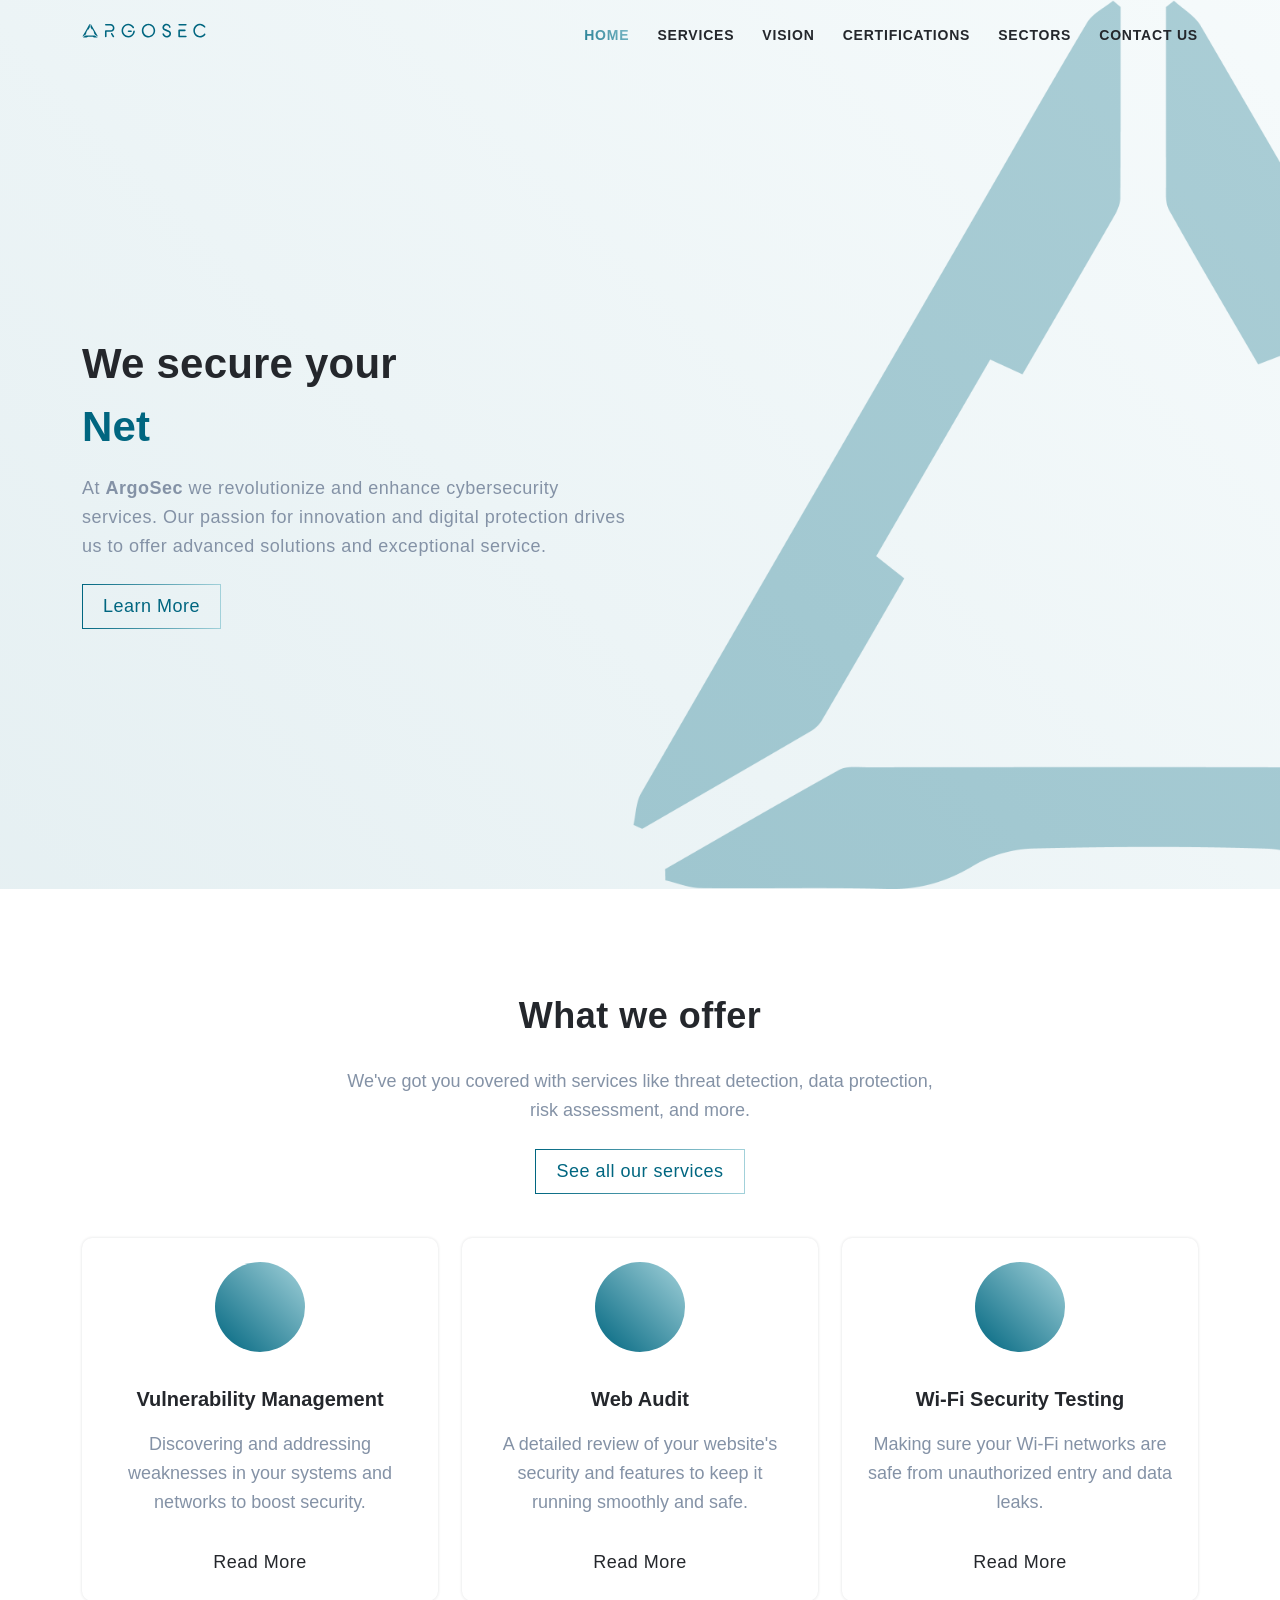
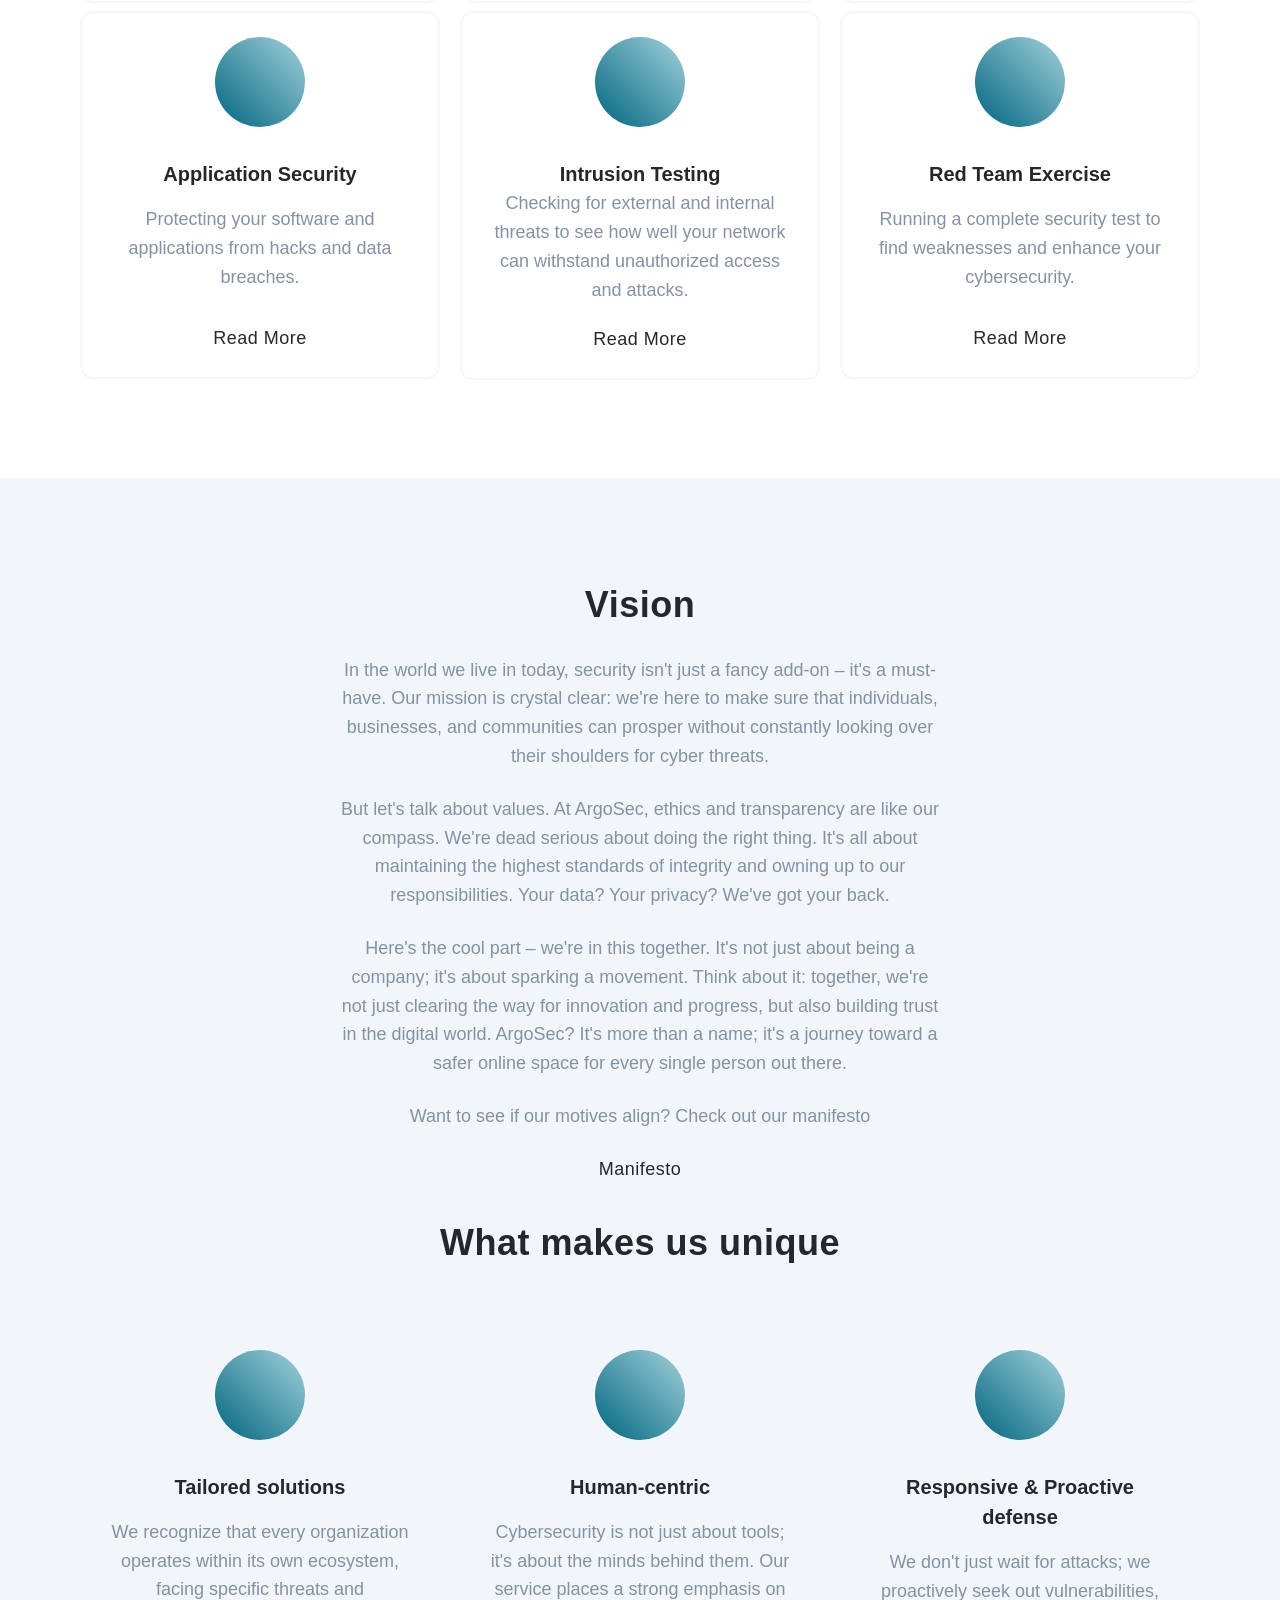
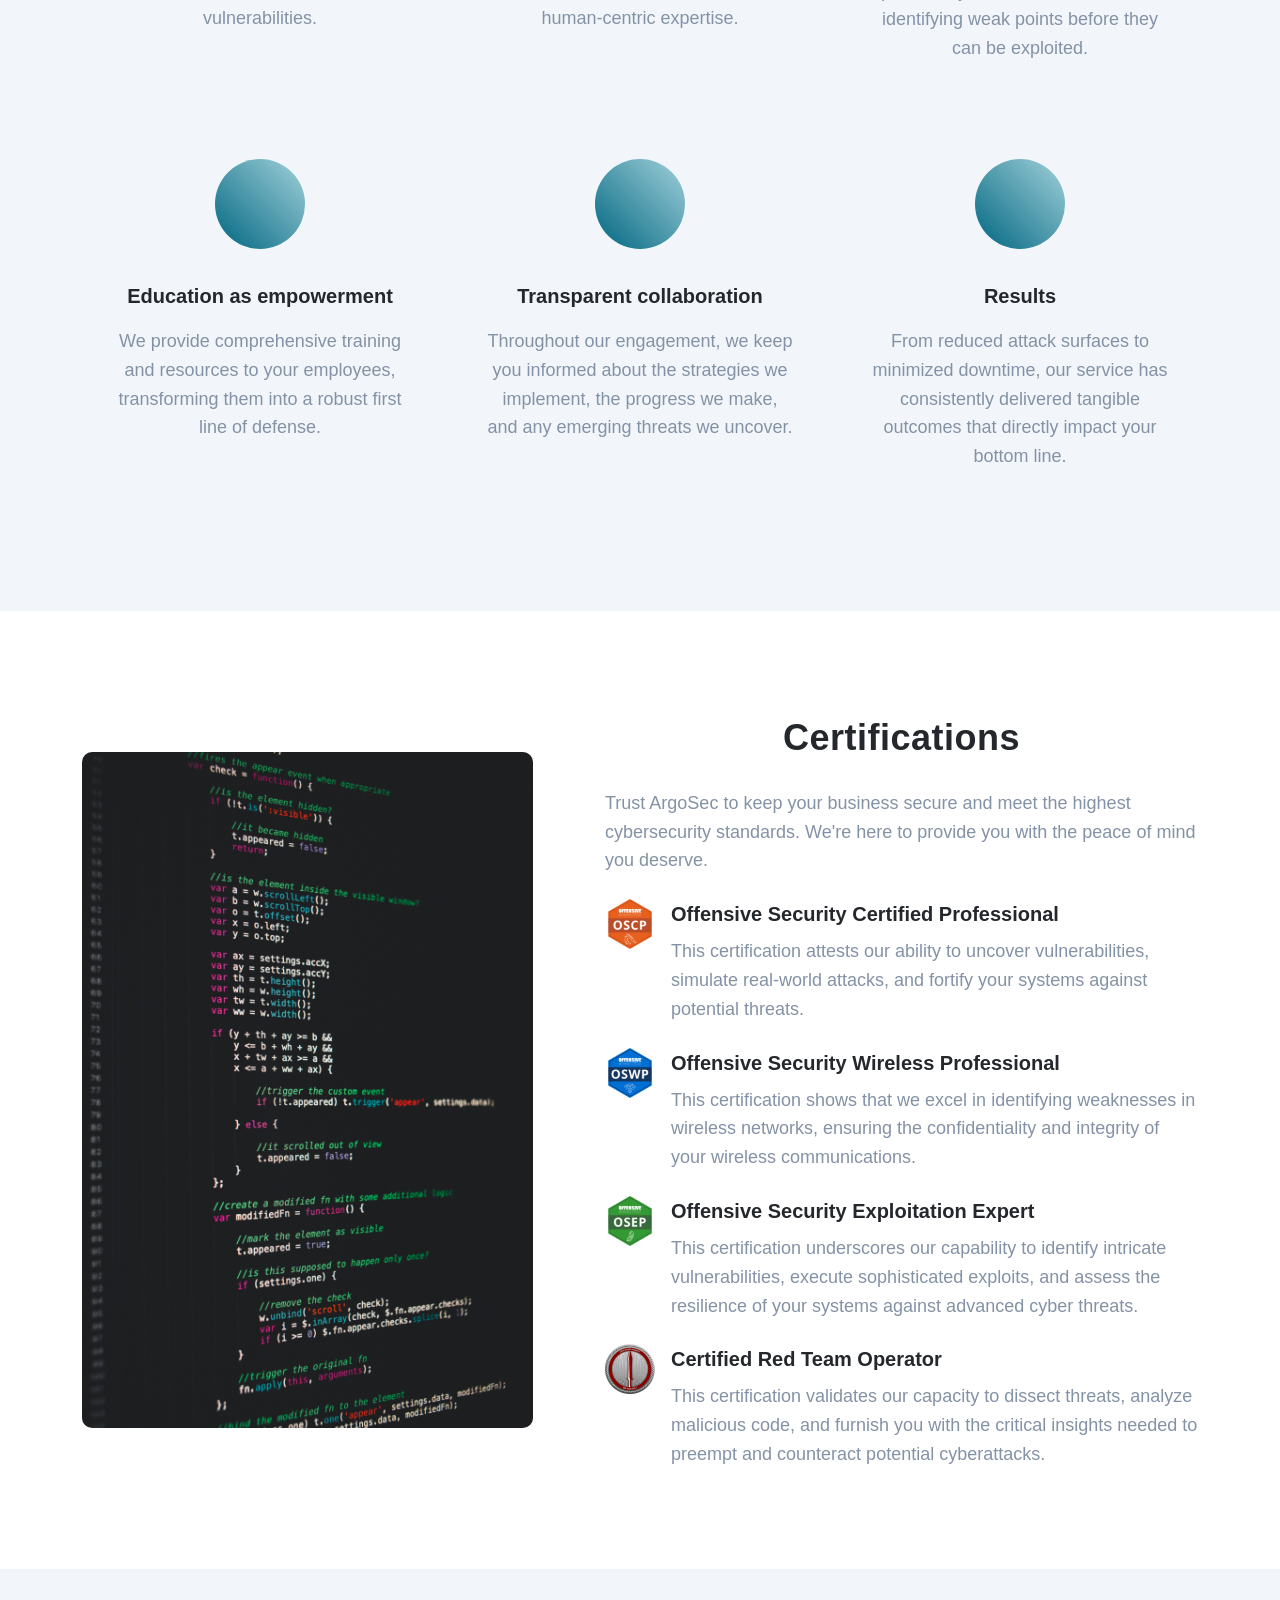
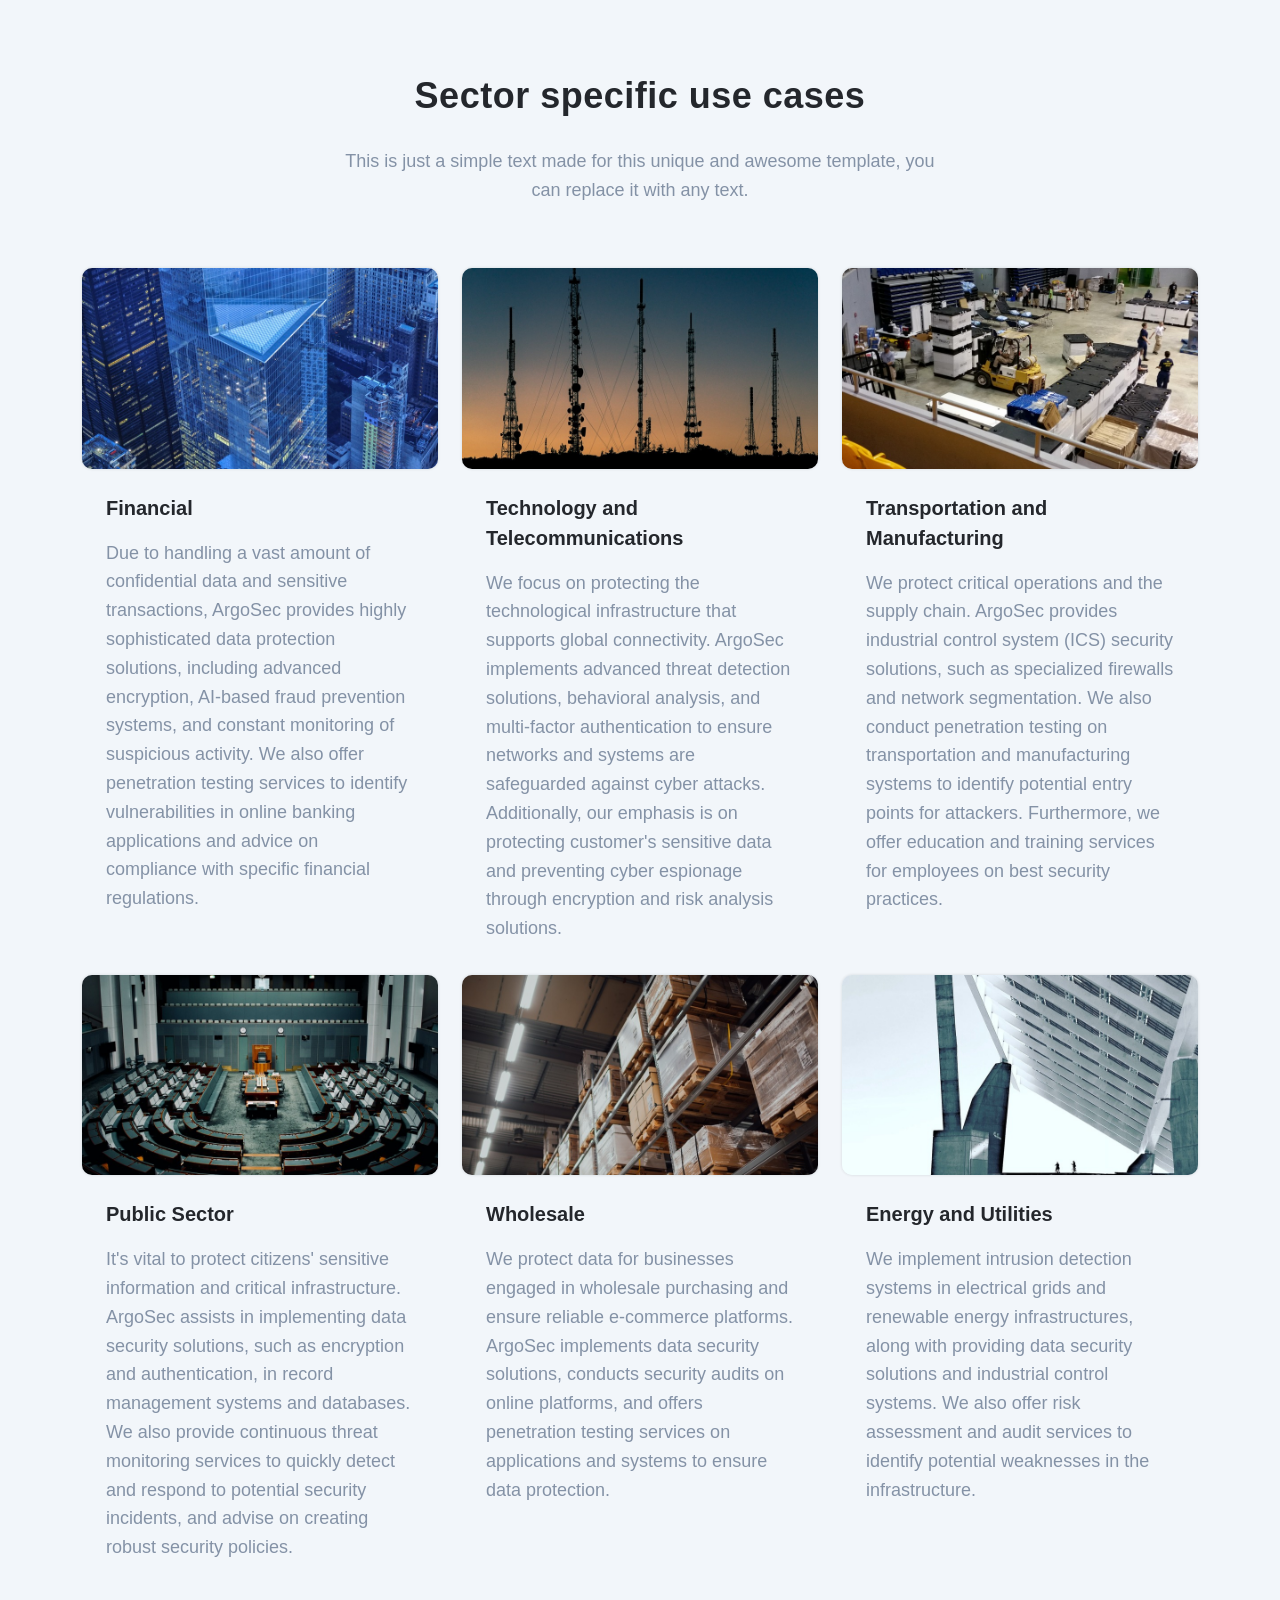
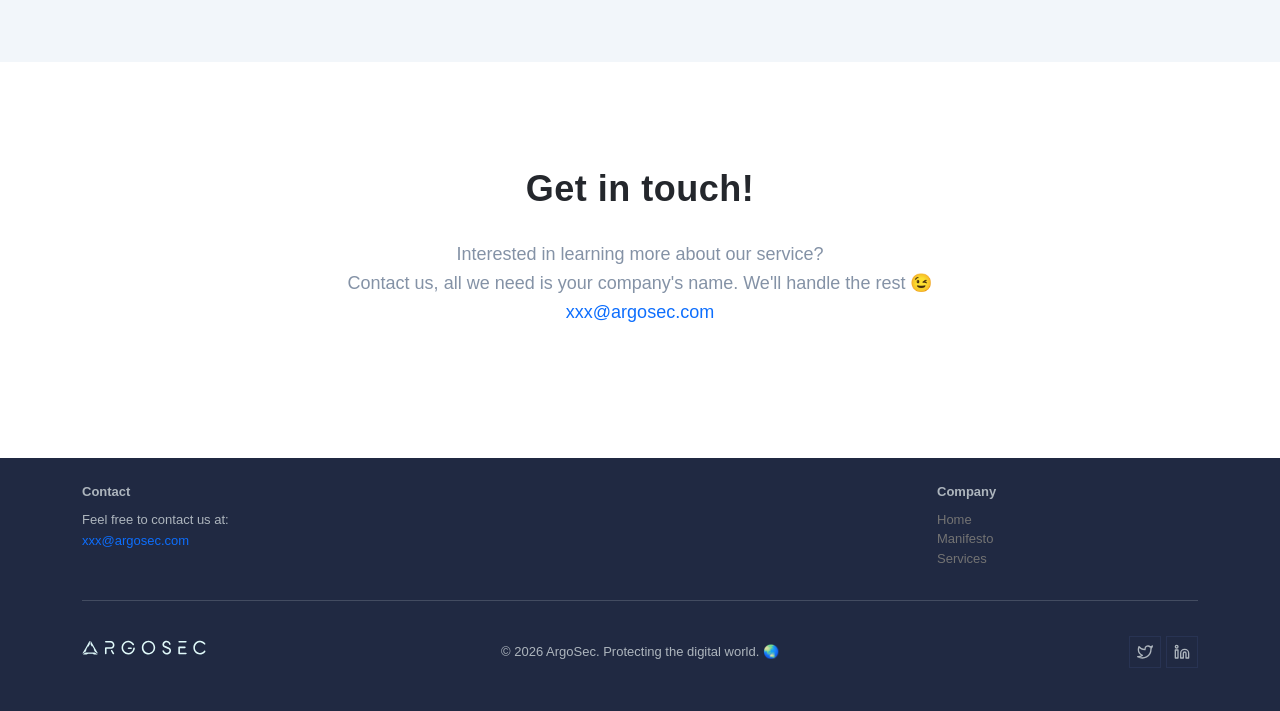
<file: index.html>
<!doctype html>
<html lang="en">
	<head>
		<meta charset="UTF-8">
        <meta name="viewport" content="width=device-width, initial-scale=1.0">
        <!-- Meta -->
	    <title>ArgoSec | Expert Cybersecurity Solutions</title>
        <meta name="description" content="ArgoSec offers top-tier cybersecurity solutions to protect your digital assets. Specializing in threat detection, data encryption, and network security.">
        <meta name="keywords" content="cybersecurity, digital security, threat detection, data encryption, network protection">
	    <meta name="author" content="ArgoSec">
        <!-- Social meta -->
        <meta property="og:title" content="ArgoSec | Expert Cybersecurity Solutions">
        <meta property="og:description" content="Top-tier cybersecurity solutions to safeguard your digital assets.">
        <!--<meta property="og:image" content="url">-->
        <meta property="og:url" content="https://www.argosec.net">
        <meta name="twitter:card" content="summary">
        <meta name="twitter:site" content="@ArgoSec_">
        <meta name="twitter:title" content="ArgoSec | Expert Cybersecurity Solutions">
        <meta name="twitter:description" content="Top-tier cybersecurity solutions to safeguard your digital assets.">
        <!--<meta name="twitter:image" content="url">-->

        <!-- favicon -->
        <link href="images/argosec.ico" rel="shortcut icon">
		<!-- Bootstrap core CSS -->
	    <link href="css/bootstrap.min.css" type="text/css" rel="stylesheet" />
	    <link href="css/tobii.min.css" type="text/css" rel="stylesheet" />
        <link href="css/materialdesignicons.min.css" rel="stylesheet" type="text/css" />
        <link href="https://unicons.iconscout.com/release/v4.0.0/css/line.css" rel="stylesheet">
	    <!-- Custom  Css -->
	    <link href="css/style.min.css" rel="stylesheet" type="text/css" id="theme-opt" />
	</head>

	<body>
        <!-- START NAVBAR -->
        <nav id="navbar" class="navbar navbar-expand-lg fixed-top sticky">
            <div class="container">
                <a class="navbar-brand" href="">
                    <img height="70px" src="images/argosec-dark.svg" alt="ArgoSec Logo Dark">
                </a>
                <button class="navbar-toggler" type="button" data-bs-toggle="collapse"
                    data-bs-target="#navbarSupportedContent" aria-controls="navbarSupportedContent" aria-expanded="false" aria-label="Toggle navigation">
                    <i data-feather="menu"></i>
                </button>

                <div class="collapse navbar-collapse" id="navbarSupportedContent">
                    <ul class="navbar-nav ms-auto mb-2 mb-lg-0" id="navbar-navlist">
                        <li class="nav-item">
                            <a class="nav-link" href="#home">Home</a>
                        </li>
                        <li class="nav-item">
                            <a class="nav-link" href="menu/services.html">Services</a>
                        </li>
                        <li class="nav-item">
                            <a class="nav-link" href="#vision">Vision</a>
                        </li>
                        <li class="nav-item">
                            <a class="nav-link" href="#certification">Certifications</a>
                        </li>
                        <li class="nav-item">
                            <a class="nav-link" href="#sector">Sectors</a>
                        </li>
                        <li class="nav-item">
                            <a class="nav-link" href="#contact">Contact Us</a>
                        </li>
                    </ul>
                </div>
                <!--end collapse-->
            </div>
            <!--end container-->
        </nav>
        <!-- END NAVBAR -->

        <!-- Start Hero -->
        <section class="bg-half-260 d-table w-100" style="background: url('images/argosec_bg-01.png') top center;" id="home">
            <div class="bg-overlay bg-gradient-primary opacity-1"></div>
            <div class="container">
                <div class="row align-items-center mt-5">
                    <div class="col-lg-6 col-md-7">
                        <div class="title-heading mt-4">
                            <h1 class="heading mb-3">We secure your <br> <span class="text-primary typewrite" data-period="2000" data-type='[ "Networks", "Data", "Applications", "Software", "Website", "Web applications", "Cloud infrastructure", "Mobile devices", "Internet of things", "Industrial control systems", "Employees"]'> <span class="wrap"></span> </span></h1>
                            <p class="para-desc text-muted">At <strong>ArgoSec</strong> we revolutionize and enhance cybersecurity services. Our passion for innovation and digital protection drives us to offer advanced solutions and exceptional service.</p>
                            <div class="mt-4">
                                <a href="#service" class="btn btn-outline-primary rounded">Learn More</a>
                            </div>
                        </div>
                    </div><!--end col-->
                    <!-- Image and play bottom-->
                    <!--<div class="col-lg-6 order-1 order-lg-2 bg-half-170">
                        <div class="logo-background" style="
                            background-image: url(images/argosec_logo-01.svg);
                            background-repeat: no-repeat;
                            background-position: center right;
                            /*background-size: 700px 600px;*/
                            width: 100%;
                            position: absolute;
                            height: 100%;
                            top: 0;
                            opacity: 0.2;">-->
                            <!--<img src="images/argosec_logo-01.svg" alt="ArgoSec Logo Background">-->
                    </div><!--end col-->
                </div><!--end row-->
            </div><!--end container-->
        </section><!--end section-->
        <!-- End Hero -->

        <!-- Partners start -->
        <!--<section class="py-4 border-bottom border-top">
            <div class="container">
                <div class="row justify-content-center">
                    <div class="section-title text-center">
                        <h4 class="title mb-4">Our trusted partners</h4></div>
                    <div class="col-lg-2 col-md-2 col-6 text-center py-4">
                        <img src="images/client/amazon.svg" class="avatar avatar-ex-sm" alt="">
                    </div>

                    <div class="col-lg-2 col-md-2 col-6 text-center py-4">
                        <img src="images/client/google.svg" class="avatar avatar-ex-sm" alt="">
                    </div>
                    
                    <div class="col-lg-2 col-md-2 col-6 text-center py-4">
                        <img src="images/client/lenovo.svg" class="avatar avatar-ex-sm" alt="">
                    </div>
                    
                    <div class="col-lg-2 col-md-2 col-6 text-center py-4">
                        <img src="images/client/paypal.svg" class="avatar avatar-ex-sm" alt="">
                    </div>
                    
                    <div class="col-lg-2 col-md-2 col-6 text-center py-4">
                        <img src="images/client/shopify.svg" class="avatar avatar-ex-sm" alt="">
                    </div>
                    
                    <div class="col-lg-2 col-md-2 col-6 text-center py-4">
                        <img src="images/client/spotify.svg" class="avatar avatar-ex-sm" alt="">
                    </div>
                </div>
            </div>
        </section>-->
        <!-- Partners End -->

        <!-- Start -->
        <section class="section overflow-hidden" id="service">
            <div class="container">
                <div class="row justify-content-center">
                    <div class="col-12 mb-4 pb-2">
                        <div class="section-title text-center">
                            <h4 class="title mb-4">What we offer</h4>
                            <p class="text-muted para-desc mx-auto mb-0">We've got you covered with services like threat detection, data protection, risk assessment, and more.</p>
                            <div class="align-middle mt-4">
                                <a href="menu/services.html" class="btn btn-outline-primary rounded">See all our services</a>
                            </div>
                        </div>
                    </div><!--end col-->
                </div><!--end row-->

                <div class="row position-relative z-index-1 mb-0">

                    <div class="col-lg-4 col-md-6 col-12 mt-1 pt-2">
                        <div class="features feature-primary shadow p-4 rounded-md text-center bg-white">
                            <div class="icons text-center">
                                <i class="uil uil-equal-circle text-white d-flex align-items-center justify-content-center rounded-pill h3 mb-0 mx-auto"></i>
                            </div>
                            <div class="content mt-4 pt-2">
                                <a href="menu/services.html" class="title text-dark h5">Vulnerability Management</a>
                                <p class="text-muted mt-3">Discovering and addressing weaknesses in your systems and networks to boost security.</p>
                                
                                <div class="mt-4 pt-2">
                                    <a href="menu/services.html" class=" btn btn-link primary">Read More <i class="uil uil-arrow-right"></i></a>
                                </div>
                            </div>
                        </div>
                    </div><!--end col-->
                    
                    <div class="col-lg-4 col-md-6 col-12 mt-1 pt-2">
                        <div class="features feature-primary shadow p-4 rounded-md text-center bg-white">
                            <div class="icons text-center">
                                <i class="uil uil-search-alt text-white d-flex align-items-center justify-content-center rounded-pill h3 mb-0 mx-auto"></i>
                            </div>

                            <div class="content mt-4 pt-2">
                                <a href="menu/services.html" class="title text-dark h5">Web Audit</a>
                                <p class="text-muted mt-3">A detailed review of your website's security and features to keep it running smoothly and safe.</p>
                                
                                <div class="mt-4 pt-2">
                                    <a href="menu/services.html" class="btn btn-link primary">Read More <i class="uil uil-arrow-right"></i></a>
                                </div>
                            </div>
                        </div>
                    </div><!--end col-->
                    
                    <div class="col-lg-4 col-md-6 col-12 mt-1 pt-2">
                        <div class="features feature-primary shadow p-4 rounded-md text-center bg-white">
                            <div class="icons text-center">
                                <i class="uil uil-wifi text-white d-flex align-items-center justify-content-center rounded-pill h3 mb-0 mx-auto"></i>
                            </div>

                            <div class="content mt-4 pt-2">
                                <a href="menu/services.html" class="title text-dark h5">Wi-Fi Security Testing</a>
                                <p class="text-muted mt-3">Making sure your Wi-Fi networks are safe from unauthorized entry and data leaks.</p>
                                
                                <div class="mt-4 pt-2">
                                    <a href="menu/services.html" class="btn btn-link primary">Read More <i class="uil uil-arrow-right"></i></a>
                                </div>
                            </div>
                        </div>
                    </div><!--end col-->
                    
                    <div class="col-lg-4 col-md-6 col-12 mt-1 pt-2">
                        <div class="features feature-primary shadow p-4 rounded-md text-center bg-white">
                            <div class="icons text-center">
                                <i class="uil uil-mobile-android text-white d-flex align-items-center justify-content-center rounded-pill h3 mb-0 mx-auto"></i>
                            </div>

                            <div class="content mt-4 pt-2">
                                <a href="menu/services.html" class="title text-dark h5">Application Security</a>
                                <p class="text-muted mt-3">Protecting your software and applications from hacks and data breaches.</p>
                                
                                <div class="mt-4 pt-2">
                                    <a href="menu/services.html" class="btn btn-link primary">Read More <i class="uil uil-arrow-right"></i></a>
                                </div>
                            </div>
                        </div>
                    </div><!--end col-->

                    <div class="col-lg-4 col-md-6 col-12 mt-1 pt-2">
                        <div class="features feature-primary shadow p-4 rounded-md text-center bg-white">
                            <div class="icons text-center">
                                <i class="uil uil-clipboard-notes text-white d-flex align-items-center justify-content-center rounded-pill h3 mb-0 mx-auto"></i>
                            </div>

                            <div class="content mt-4 pt-2">
                                <a href="menu/services.html" class="title text-dark h5">Intrusion Testing</a>
                                <p class="text-muted mt-0">Checking for external and internal threats to see how well your network can withstand unauthorized access and attacks.</p>
                                
                                <div class="mt-1 pt-1">
                                    <a href="menu/services.html" class="btn btn-link primary">Read More <i class="uil uil-arrow-right"></i></a>
                                </div>
                            </div>
                        </div>
                    </div><!--end col-->

                    <div class="col-lg-4 col-md-6 col-12 mt-1 pt-2">
                        <div class="features feature-primary shadow p-4 rounded-md text-center bg-white">
                            <div class="icons text-center">
                                <i class="uil uil-bug text-white d-flex align-items-center justify-content-center rounded-pill h3 mb-0 mx-auto"></i>
                            </div>

                            <div class="content mt-4 pt-2">
                                <a href="menu/services.html" class="title text-dark h5">Red Team Exercise</a>
                                <p class="text-muted mt-3">Running a complete security test to find weaknesses and enhance your cybersecurity.</p>
                                
                                <div class="mt-4 pt-2">
                                    <a href="menu/services.html" class="btn btn-link primary">Read More <i class="uil uil-arrow-right"></i></a>
                                </div>
                            </div>
                        </div>
                    </div><!--end col-->
                </div><!--end row-->
            </div><!--end container-->
        </section><!--end section-->
        <!-- End -->

        <!-- Start About us -->
        <section class="section bg-light overflow-hidden" id="vision">

            <div class="container mt-60 mt-60">
                <div class="row justify-content-center">
                    <div class="col-12 mb-4 pb-2">
                        <div class="section-title text-center">
                            <h4 class="title mb-4">Vision</h4>
                            <p class="text-muted para-desc mx-auto mb-4">In the world we live in today, security isn't just a fancy add-on – it's a must-have. Our mission is crystal clear: we're here to make sure that individuals, businesses, and communities can prosper without constantly looking over their shoulders for cyber threats.</p>
                            <p class="text-muted para-desc mx-auto mb-4">But let's talk about values. At ArgoSec, ethics and transparency are like our compass. We're dead serious about doing the right thing. It's all about maintaining the highest standards of integrity and owning up to our responsibilities. Your data? Your privacy? We've got your back.</p>
                            <p class="text-muted para-desc mx-auto mb-4">Here's the cool part – we're in this together. It's not just about being a company; it's about sparking a movement. Think about it: together, we're not just clearing the way for innovation and progress, but also building trust in the digital world. ArgoSec? It's more than a name; it's a journey toward a safer online space for every single person out there.</p>
                            <p class="text-muted para-desc mx-auto mb-0">Want to see if our motives align? Check out our manifesto</p>
                            <div class="mt-3 pt-2">
                                <a href="menu/manifesto.html" class="btn btn-link primary">Manifesto <i class="uil uil-arrow-right"></i></a>
                            </div>
                        </div>
                    </div><!--end col-->

                    <div class="col-12">
                        <div class="section-title text-center">
                            <h4 class="title mb-4">What makes us unique</h4>
                        </div>
                    </div><!--end col-->

                    <div class="col-lg-4 col-md-6 col-12 mt-4 pt-2">
                        <div class="features feature-primary p-4 text-center">
                            <div class="icons text-center">
                                <i class="uil uil-channel-add text-white d-flex align-items-center justify-content-center rounded-pill h3 mb-0 mx-auto"></i>
                            </div>

                            <div class="content mt-4 pt-2">
                                <a class="title text-dark h5">Tailored solutions</a>
                                <p class="text-muted mt-3">We recognize that every organization operates within its own ecosystem, facing specific threats and vulnerabilities.</p>
                            </div>
                        </div>
                    </div><!--end col-->

                    <div class="col-lg-4 col-md-6 col-12 mt-4 pt-2">
                        <div class="features feature-primary p-4 text-center">
                            <div class="icons text-center">
                                <i class="uil uil-user-arrows text-white d-flex align-items-center justify-content-center rounded-pill h3 mb-0 mx-auto"></i>
                            </div>

                            <div class="content mt-4 pt-2">
                                <a class="title text-dark h5">Human-centric</a>
                                <p class="text-muted mt-3">Cybersecurity is not just about tools; it's about the minds behind them. Our service places a strong emphasis on human-centric expertise.</p>
                            </div>
                        </div>
                    </div><!--end col-->

                    <div class="col-lg-4 col-md-6 col-12 mt-4 pt-2">
                        <div class="features feature-primary p-4 text-center">
                            <div class="icons text-center">
                                <i class="uil uil-shield-plus text-white d-flex align-items-center justify-content-center rounded-pill h3 mb-0 mx-auto"></i>
                            </div>

                            <div class="content mt-4 pt-2">
                                <a class="title text-dark h5">Responsive & Proactive defense</a>
                                <p class="text-muted mt-3">We don't just wait for attacks; we proactively seek out vulnerabilities, identifying weak points before they can be exploited.</p>
                            </div>
                        </div>
                    </div><!--end col-->

                    <div class="col-lg-4 col-md-6 col-12 mt-4 pt-2">
                        <div class="features feature-primary p-4 text-center">
                            <div class="icons text-center">
                                <i class="uil uil-books text-white d-flex align-items-center justify-content-center rounded-pill h3 mb-0 mx-auto"></i>
                            </div>

                            <div class="content mt-4 pt-2">
                                <a class="title text-dark h5">Education as empowerment</a>
                                <p class="text-muted mt-3">We provide comprehensive training and resources to your employees, transforming them into a robust first line of defense.</p>
                            </div>
                        </div>
                    </div><!--end col-->

                    <div class="col-lg-4 col-md-6 col-12 mt-4 pt-2">
                        <div class="features feature-primary p-4 text-center">
                            <div class="icons text-center">
                                <i class="uil uil-eye text-white d-flex align-items-center justify-content-center rounded-pill h3 mb-0 mx-auto"></i>
                            </div>

                            <div class="content mt-4 pt-2">
                                <a class="title text-dark h5">Transparent collaboration</a>
                                <p class="text-muted mt-3">Throughout our engagement, we keep you informed about the strategies we implement, the progress we make, and any emerging threats we uncover.</p>
                            </div>
                        </div>
                    </div><!--end col-->

                    <div class="col-lg-4 col-md-6 col-12 mt-4 pt-2">
                        <div class="features feature-primary p-4 text-center">
                            <div class="icons text-center">
                                <i class="uil uil-chart-line text-white d-flex align-items-center justify-content-center rounded-pill h3 mb-0 mx-auto"></i>
                            </div>

                            <div class="content mt-4 pt-2">
                                <a class="title text-dark h5">Results</a>
                                <p class="text-muted mt-3">From reduced attack surfaces to minimized downtime, our service has consistently delivered tangible outcomes that directly impact your bottom line.</p>
                            </div>
                        </div>
                    </div><!--end col-->
                </div><!--end row-->
            </div>
            
        </section><!--end section-->
        <!-- End -->

        <!-- Start Certifications-->
        <section class="section overflow-hidden" id="certification">
            <div class="container">
                <div class="row align-items-center">
                    <div class="col-lg-5 col-md-6 mt-4 pt-2 mt-sm-0 pt-sm-0">
                        <div class="position-relative">
                            <img src="images/randomcode.jpg" class="rounded-md img-fluid mx-auto d-block" alt="">
                        </div>
                    </div><!--end col-->

                    <div class="col-lg-7 col-md-6 mt-4 pt-2 mt-sm-0 pt-sm-0">
                        <div class="section-title ms-lg-5">
                            <h4 class="title mb-4 text-center">Certifications</h4>
                            <p class="text-muted para-desc mb-0">Trust ArgoSec to keep your business secure and meet the highest cybersecurity standards. We're here to provide you with the peace of mind you deserve.</p>

                        <div class="row">
                                <div class="col-12">
                                    <div class="d-flex align-items-top pt-4">
                                        <img width="50px" height="50px" src="images/oscp.png" alt="OSCP">
                                        <div class="ms-3">
                                            <h5>Offensive Security Certified Professional</h5>
                                            <p class="text-muted mb-0">This certification attests our ability to uncover vulnerabilities, simulate real-world attacks, and fortify your systems against potential threats.</p>
                                        </div>
                                    </div>
                                </div><!--end col-->
    
                                <div class="col-12">
                                    <div class="d-flex align-items-top pt-4">
                                        <img width="50px" height="50px" src="images/oswp.png" alt="OSWP">
                                        <div class="ms-3">
                                            <h5>Offensive Security Wireless Professional</h5>
                                            <p class="text-muted mb-0">This certification shows that we excel in identifying weaknesses in wireless networks, ensuring the confidentiality and integrity of your wireless communications.</p>
                                        </div>
                                    </div>
                                </div><!--end col-->

                                <div class="col-12">
                                    <div class="d-flex align-items-top pt-4">
                                        <img width="50px" height="50px" src="images/osep.png" alt="OSEP">
                                        <div class="ms-3">
                                            <h5>Offensive Security Exploitation Expert</h5>
                                            <p class="text-muted mb-0">This certification underscores our capability to identify intricate vulnerabilities, execute sophisticated exploits, and assess the resilience of your systems against advanced cyber threats.</p>
                                        </div>
                                    </div>
                                </div><!--end col-->

                                <div class="col-12">
                                    <div class="d-flex align-items-top pt-4">
                                        <img width="50px" height="50px" src="images/crto.png" alt="CRTO">
                                        <div class="ms-3">
                                            <h5>Certified Red Team Operator</h5>
                                            <p class="text-muted mb-0">This certification validates our capacity to dissect threats, analyze malicious code, and furnish you with the critical insights needed to preempt and counteract potential cyberattacks.</p>
                                        </div>
                                    </div>
                                </div><!--end col-->
                            </div>
                        </div>
                    </div><!--end col-->
                </div><!--end row-->
            </div><!--end container-->

        </section>

        <!-- Start -->
        <section class="section bg-light" id="sector">
            <div class="container">
                <div class="row justify-content-center">
                    <div class="col-12 mb-4 pb-2">
                        <div class="section-title text-center">
                            <h4 class="title mb-4">Sector specific use cases</h4>
                            <p class="text-muted para-desc mx-auto mb-0">This is just a simple text made for this unique and awesome template, you can replace it with any text.</p>
                        </div>
                    </div><!--end col-->
                </div><!--end row-->

                <div class="row">
                    <div class="col-lg-4 col-md-6 col-12 mt-4 pt-2">
                        <div class="blog blog-primary">
                            <img src="images/finance.jpg" class="img-fluid rounded-md shadow" alt="Financial business complex">
                            <div class="p-4 pb-0">
                                <a href="" class="title text-dark h5">Financial</a>

                                <p class="text-muted mt-3 mb-0">Due to handling a vast amount of confidential data and sensitive transactions, ArgoSec provides highly sophisticated data protection solutions, including advanced encryption, AI-based fraud prevention systems, and constant monitoring of suspicious activity. We also offer penetration testing services to identify vulnerabilities in online banking applications and advice on compliance with specific financial regulations.</p>

                                <!--<div class="mt-3">
                                    <a href="" class="btn btn-link primary">Read More <i class="uil uil-arrow-right"></i></a>
                                </div>-->
                            </div>
                        </div>
                    </div><!--end col-->
                    
                    <div class="col-lg-4 col-md-6 col-12 mt-4 pt-2">
                        <div class="blog blog-primary">
                            <img src="images/telco.jpg" class="img-fluid rounded-md shadow" alt="Telecommunications towers">
                            <div class="p-4 pb-0">
                                <a href="" class="title text-dark h5">Technology and Telecommunications</a>

                                <p class="text-muted mt-3 mb-0">We focus on protecting the technological infrastructure that supports global connectivity. ArgoSec implements advanced threat detection solutions, behavioral analysis, and multi-factor authentication to ensure networks and systems are safeguarded against cyber attacks. Additionally, our emphasis is on protecting customer's sensitive data and preventing cyber espionage through encryption and risk analysis solutions.</p>

                                <!--<div class="mt-3">
                                    <a href="" class="btn btn-link primary">Read More <i class="uil uil-arrow-right"></i></a>
                                </div>-->
                            </div>
                        </div>
                    </div><!--end col-->
                    
                    <div class="col-lg-4 col-md-6 col-12 mt-4 pt-2">
                        <div class="blog blog-primary">
                            <img src="images/tansport.jpg" class="img-fluid rounded-md shadow" alt="Transportation and manufacturing">
                            <div class="p-4 pb-0">
                                <a href="" class="title text-dark h5">Transportation and Manufacturing</a>

                                <p class="text-muted mt-3 mb-0">We protect critical operations and the supply chain. ArgoSec provides industrial control system (ICS) security solutions, such as specialized firewalls and network segmentation. We also conduct penetration testing on transportation and manufacturing systems to identify potential entry points for attackers. Furthermore, we offer education and training services for employees on best security practices.</p>

                                <!--<div class="mt-3">
                                    <a href="" class="btn btn-link primary">Read More <i class="uil uil-arrow-right"></i></a>
                                </div>-->
                            </div>
                        </div>
                    </div><!--end col-->

                    <div class="col-lg-4 col-md-6 col-12 mt-4 pt-2">
                        <div class="blog blog-primary">
                            <img src="images/psector.jpg" class="img-fluid rounded-md shadow" alt="Public sector">
                            <div class="p-4 pb-0">
                                <a href="" class="title text-dark h5">Public Sector</a>

                                <p class="text-muted mt-3 mb-0">It's vital to protect citizens' sensitive information and critical infrastructure. ArgoSec assists in implementing data security solutions, such as encryption and authentication, in record management systems and databases. We also provide continuous threat monitoring services to quickly detect and respond to potential security incidents, and advise on creating robust security policies.</p>

                                <!--<div class="mt-3">
                                    <a href="" class="btn btn-link primary">Read More <i class="uil uil-arrow-right"></i></a>
                                </div>-->
                            </div>
                        </div>
                    </div><!--end col-->

                    <div class="col-lg-4 col-md-6 col-12 mt-4 pt-2">
                        <div class="blog blog-primary">
                            <img src="images/wholesale.jpg" class="img-fluid rounded-md shadow" alt="Wholesale warehouse">
                            <div class="p-4 pb-0">
                                <a href="" class="title text-dark h5">Wholesale</a>

                                <p class="text-muted mt-3 mb-0">We protect data for businesses engaged in wholesale purchasing and ensure reliable e-commerce platforms. ArgoSec implements data security solutions, conducts security audits on online platforms, and offers penetration testing services on applications and systems to ensure data protection.</p>

                                <!--<div class="mt-3">
                                    <a href="" class="btn btn-link primary">Read More <i class="uil uil-arrow-right"></i></a>
                                </div>-->
                            </div>
                        </div>
                    </div><!--end col-->

                    <div class="col-lg-4 col-md-6 col-12 mt-4 pt-2">
                        <div class="blog blog-primary">
                            <img src="images/energy.jpg" class="img-fluid rounded-md shadow" alt="Solar panels">
                            <div class="p-4 pb-0">
                                <a href="" class="title text-dark h5">Energy and Utilities</a>

                                <p class="text-muted mt-3 mb-0">We implement intrusion detection systems in electrical grids and renewable energy infrastructures, along with providing data security solutions and industrial control systems. We also offer risk assessment and audit services to identify potential weaknesses in the infrastructure.</p>

                                <!--<div class="mt-3">
                                    <a href="" class="btn btn-link primary">Read More <i class="uil uil-arrow-right"></i></a>
                                </div>-->
                            </div>
                        </div>
                    </div><!--end col-->
                </div><!--end row-->
            </div><!--end container-->
        </section><!--end section-->
        <!-- End -->

        <!-- Start -->
        <section class="section" id="contact">
            <div class="container">
                <div class="row justify-content-center">
                    <div class="col-12 mb-4 pb-2">
                        <div class="section-title text-center">
                            <h4 class="title mb-4">Get in touch!</h4>
                            <p class="text-muted para-desc mx-auto mb-0">Interested in learning more about our service? <br>Contact us, all we need is your company's name. We'll handle the rest 😉 <br><a href="mailto:xxx@argosec.com">xxx@argosec.com</a></p>
                        </div>
                    </div><!--end col-->
                </div><!--end row-->
            </div><!--end container-->
        </section><!--end section-->
        <!-- End -->

        <!-- Start Footer -->
        <footer class="bg-footer footer-bar">
            <div class="container">
                <div class="row">
                    <div class="col-sm-12 col-md-6 mt-4">
                        <h6>Contact</h6>
                        <p style="font-size: small;" class="text-justify">Feel free to contact us at: <br> <a href="mailto:xxx@argosec.com">xxx@argosec.com</a></p>
                    </div>
                
                    <div class="col-xs-6 col-md-3 mt-4">
                        <h6></h6>
                        <ul style="font-size: small;" class="footer-links">
                            <li><a href=""></a></li>
                        </ul>
                    </div>
                
                    <div class="col-xs-6 col-md-3 mt-4">
                        <h6 style="font-size: small;">Company</h6>
                        <ul style="font-size: small;" class="footer-links">
                            <li><a href="/index.html">Home</a></li>
                            <li><a href="menu/manifesto.html">Manifesto</a></li>
                            <li><a href="menu/services.html">Services</a></li>
                        </ul>
                    </div>
                </div>
                <hr>
            </div>

            <div class="container text-center">
                <div class="row align-items-center">
                    <div class="col-sm-3">
                        <div class="text-sm-start mb-4">
                            <a href="#" class="logo-footer">
                                <img height="70px" src="images/argosec-light.svg" alt="ArgoSec Logo Light">
                            </a>
                        </div>
                    </div>

                    <div class="col-sm-6 mt-4 mt-sm-0 pt-2 pt-sm-0">
                        <div class="text-center mb-4">
                            <p style="font-size: small;" class="mb-0">© <script>document.write(new Date().getFullYear())</script> ArgoSec. Protecting the digital world. 🌏</p>
                        </div>
                    </div>

                    <div class="col-sm-3 mt-4 mt-sm-0 pt-2 pt-sm-0">
                        <ul class="list-unstyled social-icon foot-social-icon text-sm-end mb-4">
                            <!--<li class="list-inline-item mb-0"><a href=""><i data-feather="facebook" class="fea icon-sm fea-social"></i></a></li>-->
                            <!--<li class="list-inline-item mb-0"><a href=""><i data-feather="instagram" class="fea icon-sm fea-social"></i></a></li>-->
                            <li class="list-inline-item mb-0"><a href="https://twitter.com/intent/follow?screen_name=ArgoSec_" target="_blank" rel="noopener noreferrer"><i data-feather="twitter" class="fea icon-sm fea-social"></i></a></li>
                            <li class="list-inline-item mb-0"><a href=""><i data-feather="linkedin" class="fea icon-sm fea-social"></i></a></li>
                        </ul><!--end icon-->
                    </div><!--end col-->
                </div><!--end row-->
            </div><!--end container-->
        </footer>    
        <!-- End Footer -->

        <!-- Back to top -->
        <a href="#" onclick="topFunction()" id="back-to-top" class="back-to-top rounded-pill fs-5"><i data-feather="arrow-up" class="fea icon-sm icons align-middle"></i></a>
        <!-- Back to top -->
        
        <!-- JAVASCRIPTS -->
	    <script src="js/bootstrap.bundle.min.js"></script>
	    <script src="js/gumshoe.js"></script>
	    <script src="js/tobii.min.js"></script>
	    <script src="js/app.js"></script>
        <script src="js/feather.min.js"></script>
	    <!-- Custom -->
	    <script src="js/plugins.init.js"></script>
        <script src="js/app.js"></script>

    </body>
</html>
</file>
<file: css/tobii.min.css>
:root{--base-font-size:18px;--transition-duration:0.3s;--transition-timing-function:cubic-bezier(0.19,1,0.22,1);--zoom-icon-background:rgba(25,41,56,0.94);--zoom-icon-color:#fff;--lightbox-background:rgba(25,41,56,0.94);--lightbox-z-index:1337;--caption-background:hsla(0,0%,100%,0.94);--caption-color:#192938;--counter-background:transparent;--counter-color:#fff;--button-background:transparent;--button-color:#fff;--loader-color:#fff;--slide-max-height:85vh;--slide-max-width:85vw}.tobii-zoom{border:0;box-shadow:none;display:inline-block;position:relative;text-decoration:none}.tobii-zoom img{display:block}.tobii-zoom__icon{align-items:center;background-color:var(--zoom-icon-background);top:.44444em;color:var(--zoom-icon-color);display:flex;height:1.77778em;justify-content:center;line-height:1;position:absolute;right:.44444em;width:1.77778em}.tobii-zoom__icon svg{fill:none;height:1.33333em;pointer-events:none;stroke-linecap:round;stroke-linejoin:round;stroke-width:1.5;stroke:currentColor;width:1.33333em}.tobii-is-open{overflow-y:hidden}.tobii{background-color:var(--lightbox-background);bottom:0;box-sizing:border-box;contain:strict;font-size:var(--base-font-size);left:0;line-height:1.5;overflow:hidden;position:fixed;right:0;top:0;z-index:var(--lightbox-z-index)}.tobii[aria-hidden=true]{display:none}.tobii *,.tobii :after,.tobii :before{box-sizing:inherit}.tobii__slider{bottom:0;left:0;position:absolute;right:0;top:0;will-change:transform}.tobii__slider[aria-hidden=true]{display:none}@media screen and (prefers-reduced-motion:no-preference){.tobii__slider--animate:not(.tobii__slider--is-dragging){transition-duration:var(--transition-duration);transition-property:transform;transition-timing-function:var(--transition-timing-function)}}.tobii__slider--is-draggable [data-type]{cursor:grab}.tobii__slider--is-dragging [data-type]{cursor:grabbing}.tobii__slide{align-items:center;display:flex;height:100%;justify-content:center;width:100%}.tobii__slide:not(.tobii__slide--is-active){visibility:hidden}@media screen and (prefers-reduced-motion:no-preference){.tobii__slide:not(.tobii__slide--is-active){transition-duration:var(--transition-duration);transition-property:visibility;transition-timing-function:var(--transition-timing-function)}}.tobii__slide [data-type]{max-height:var(--slide-max-height);max-width:var(--slide-max-width);overflow:hidden;overflow-y:auto;overscroll-behavior:contain}.tobii__slide iframe,.tobii__slide video{display:block!important}.tobii__slide figure{margin:0;position:relative}.tobii__slide figure>img{display:block;height:auto;max-height:var(--slide-max-height);max-width:var(--slide-max-width);width:auto}.tobii__slide figure>figcaption{background-color:var(--caption-background);bottom:0;color:var(--caption-color);padding:.22222em .44444em;position:absolute;white-space:pre-wrap;width:100%}.tobii__slide [data-type=html] video{cursor:auto;max-height:var(--slide-max-height);max-width:var(--slide-max-width)}.tobii__slide [data-type=iframe]{-webkit-overflow-scrolling:touch;transform:translateZ(0)}.tobii__slide [data-type=iframe] iframe{height:var(--slide-max-height);width:var(--slide-max-width)}.tobii__btn{-webkit-appearance:none;appearance:none;background-color:var(--button-background);border:.05556em solid transparent;color:var(--button-color);cursor:pointer;font:inherit;line-height:1;margin:0;opacity:.5;padding:0;position:absolute;touch-action:manipulation;will-change:opacity;z-index:1}@media screen and (prefers-reduced-motion:no-preference){.tobii__btn{transition-duration:var(--transition-duration);transition-property:opacity,transform;transition-timing-function:var(--transition-timing-function);will-change:opacity,transform}}.tobii__btn svg{fill:none;height:3.33333em;pointer-events:none;stroke-linecap:round;stroke-linejoin:round;stroke-width:1;stroke:currentColor;width:3.33333em}.tobii__btn:active,.tobii__btn:focus,.tobii__btn:hover{opacity:1}.tobii__btn--next,.tobii__btn--previous{top:50%;transform:translateY(-50%)}.tobii__btn--previous{left:.88889em}.tobii__btn--next{right:.88889em}.tobii__btn--close{right:.88889em;top:.88889em}.tobii__btn:disabled,.tobii__btn[aria-hidden=true]{display:none}.tobii__counter{background-color:var(--counter-background);color:var(--counter-color);font-size:1.11111em;left:1em;line-height:1;position:absolute;top:2.22222em;z-index:1}.tobii__counter[aria-hidden=true]{display:none}.tobii__loader{display:inline-block;height:5.55556em;left:50%;position:absolute;top:50%;transform:translate(-50%,-50%);width:5.55556em}.tobii__loader:before{animation:spin 1s infinite;border-radius:100%;border:.22222em solid #949ba3;border-top:.22222em solid var(--loader-color);bottom:0;content:"";left:0;position:absolute;right:0;top:0;z-index:1}@keyframes spin{to{transform:rotate(1turn)}}
</file>
<file: css/style.min.css>
@import url("https://fonts.googleapis.com/css2?family=League+Spartan:wght@300;400;500;600;700&display=swap");body{font-family:"Montserrat","Roboto",sans-serif;overflow-x:hidden !important;font-size:18px;color:#24272c;font-weight:400}h1,h2,h3,h4,h5,h6,.h1,.h2,.h3,.h4,.h5,.h6{font-family:"Montserrat","Roboto",sans-serif;line-height:1.5;font-weight:600 !important}.display-1,.display-2,.display-3,.display-4,.display-5,.display-6{line-height:1.2}::selection{background:#2f333a;color:#fff}a{text-decoration:none !important}p{line-height:1.6}.section{padding:100px 0;position:relative}@media (max-width: 768px){.section{padding:60px 0}}.section-two{padding:48px 0;position:relative}.bg-overlay{background-color:rgba(22,28,45,0.75);position:absolute;top:0;right:0;left:0;bottom:0;width:100%;height:100%}.title-heading .heading{font-size:42px !important;letter-spacing:0.2px;line-height:1.5}@media (max-width: 768px){.title-heading .heading{font-size:34px !important}}.title-heading .heading.sub-heading{font-size:32px !important}@media (max-width: 768px){.title-heading .heading.sub-heading{font-size:28px !important}}.title-heading .letter-spacing{letter-spacing:1px}.title-heading .para-desc{font-size:18px;letter-spacing:0.5px}@media (max-width: 768px){.title-heading .para-desc{font-size:16px}}.section-title{position:relative}.section-title .title{letter-spacing:0.5px;font-size:36px !important}@media (max-width: 768px){.section-title .title{font-size:26px !important}}.para-desc{max-width:600px;font-size:18px}.mt-100{margin-top:100px}.mb-60{margin-bottom:60px}.shape{position:absolute;right:0;bottom:-1px;left:0}@media (max-width: 425px){.shape{bottom:-4px}}.shape>svg{transform:scale(2);width:100%;height:auto;transform-origin:top center}.shape.crypto-bottom{bottom:0 !important}.shape.crypto-bottom .crypto-border{border-top:1px dashed rgba(255,255,255,0.2)}@media (max-width: 767px){.laptop-image img{max-width:100%;height:auto;float:right;margin-left:10px;}}.home-shape-arrow{display:block;position:absolute;width:100%;height:auto;bottom:25px;z-index:1;left:0}.home-shape-arrow i{background:#f2f6fa;height:50px;width:50px;margin:0 auto;line-height:50px;text-align:center;box-shadow:0 0 3px rgba(36,39,44,0.15);border-radius:30px}.home-shape-arrow .arrow-icon{position:absolute;top:0;left:0;right:0;text-align:center;display:inline-block}.feature-posts-placeholder{position:absolute;bottom:0px;left:0;right:0;height:66.6%}@media (max-width: 425px){.feature-posts-placeholder{height:80%}}.play-icon{position:absolute;bottom:50%;transform:translateY(50%);right:0;left:0;text-align:center}.play-icon i{height:75px;-webkit-text-stroke:2px #006680;-webkit-text-fill-color:transparent;width:75px;font-size:25px;display:inline-flex;align-items:center;justify-content:center}.play-icon i:hover{-webkit-text-stroke:2px #006680;-webkit-text-fill-color:#006680}.play-btn{height:78px;width:78px;font-size:30px;border-radius:50%;display:inline-flex;align-items:center;justify-content:center;color:#fff}.play-btn i{-webkit-text-stroke:2px #006680;-webkit-text-fill-color:transparent}.play-btn i:hover{-webkit-text-stroke:2px #006680;-webkit-text-fill-color:#006680}@media (min-width: 768px){.margin-top-100{margin-top:100px}}@media (max-width: 768px){.mt-60{margin-top:60px}}.features-absolute{position:relative;z-index:2;transition:all 0.5s ease}.features-absolute{margin:-200px 0 0px}@media (max-width: 768px){.features-absolute{margin:-140px 0 0}}.features-absolute.blog-search{margin:-120px 0 0px}@media (max-width: 768px){.features-absolute.blog-search{margin:-90px 0 0px}}@media (min-width: 1400px){.container{max-width:1140px !important}}.row>*{position:relative}h1,.fs-1,.h1,.fs-1{font-size:42px !important}h2,.fs-2,.h2,.fs-2{font-size:36px !important}h3,.fs-3,.h3,.fs-3{font-size:30px !important}h4,.fs-4,.h4,.fs-4{font-size:24px !important}h5,.fs-5,.h5,.fs-5{font-size:20px !important}h6,.fs-6,.h6,.fs-6{font-size:18px !important}.display-1{font-size:80px !important}.display-2{font-size:72px !important}.display-3{font-size:64px !important}.display-4{font-size:56px !important}.display-5{font-size:48px !important}.display-6{font-size:40px !important}.bg-primary{background:#006680 !important}.bg-gradient-primary{background:linear-gradient(45deg, #006680, #a2d1da) !important}.text-primary{color:#006680 !important}.text-gradient-primary{background:-webkit-linear-gradient(45deg, #006680, #a2d1da);-webkit-background-clip:text;-webkit-text-fill-color:transparent}a.text-primary:hover,a.text-primary:focus{color:#006680 !important}a.text-gradient-primary:hover,a.text-gradient-primary:focus{background:-webkit-linear-gradient(45deg, #006680, #a2d1da);-webkit-background-clip:text;-webkit-text-fill-color:transparent}.bg-blue{background:#66f !important}.bg-gradient-blue{background:linear-gradient(45deg, #66f, #a2d1da) !important}.text-blue{color:#66f !important}.text-gradient-blue{background:-webkit-linear-gradient(45deg, #66f, #a2d1da);-webkit-background-clip:text;-webkit-text-fill-color:transparent}a.text-blue:hover,a.text-blue:focus{color:#66f !important}a.text-gradient-blue:hover,a.text-gradient-blue:focus{background:-webkit-linear-gradient(45deg, #66f, #a2d1da);-webkit-background-clip:text;-webkit-text-fill-color:transparent}.bg-secondary{background:#5a6d90 !important}.bg-gradient-secondary{background:linear-gradient(45deg, #5a6d90, #a2d1da) !important}.text-secondary{color:#5a6d90 !important}.text-gradient-secondary{background:-webkit-linear-gradient(45deg, #5a6d90, #a2d1da);-webkit-background-clip:text;-webkit-text-fill-color:transparent}a.text-secondary:hover,a.text-secondary:focus{color:#5a6d90 !important}a.text-gradient-secondary:hover,a.text-gradient-secondary:focus{background:-webkit-linear-gradient(45deg, #5a6d90, #a2d1da);-webkit-background-clip:text;-webkit-text-fill-color:transparent}.bg-success{background:#52CC99 !important}.bg-gradient-success{background:linear-gradient(45deg, #52CC99, #a2d1da) !important}.text-success{color:#52CC99 !important}.text-gradient-success{background:-webkit-linear-gradient(45deg, #52CC99, #a2d1da);-webkit-background-clip:text;-webkit-text-fill-color:transparent}a.text-success:hover,a.text-success:focus{color:#52CC99 !important}a.text-gradient-success:hover,a.text-gradient-success:focus{background:-webkit-linear-gradient(45deg, #52CC99, #a2d1da);-webkit-background-clip:text;-webkit-text-fill-color:transparent}.bg-warning{background:#FFBF66 !important}.bg-gradient-warning{background:linear-gradient(45deg, #FFBF66, #a2d1da) !important}.text-warning{color:#FFBF66 !important}.text-gradient-warning{background:-webkit-linear-gradient(45deg, #FFBF66, #a2d1da);-webkit-background-clip:text;-webkit-text-fill-color:transparent}a.text-warning:hover,a.text-warning:focus{color:#FFBF66 !important}a.text-gradient-warning:hover,a.text-gradient-warning:focus{background:-webkit-linear-gradient(45deg, #FFBF66, #a2d1da);-webkit-background-clip:text;-webkit-text-fill-color:transparent}.bg-info{background:#6cf !important}.bg-gradient-info{background:linear-gradient(45deg, #6cf, #a2d1da) !important}.text-info{color:#6cf !important}.text-gradient-info{background:-webkit-linear-gradient(45deg, #6cf, #a2d1da);-webkit-background-clip:text;-webkit-text-fill-color:transparent}a.text-info:hover,a.text-info:focus{color:#6cf !important}a.text-gradient-info:hover,a.text-gradient-info:focus{background:-webkit-linear-gradient(45deg, #6cf, #a2d1da);-webkit-background-clip:text;-webkit-text-fill-color:transparent}.bg-danger{background:#ee2f20 !important}.bg-gradient-danger{background:linear-gradient(45deg, #ee2f20, #a2d1da) !important}.text-danger{color:#ee2f20 !important}.text-gradient-danger{background:-webkit-linear-gradient(45deg, #ee2f20, #a2d1da);-webkit-background-clip:text;-webkit-text-fill-color:transparent}a.text-danger:hover,a.text-danger:focus{color:#ee2f20 !important}a.text-gradient-danger:hover,a.text-gradient-danger:focus{background:-webkit-linear-gradient(45deg, #ee2f20, #a2d1da);-webkit-background-clip:text;-webkit-text-fill-color:transparent}.bg-dark{background:#24272c !important}.bg-gradient-dark{background:linear-gradient(45deg, #24272c, #a2d1da) !important}.text-dark{color:#24272c !important}.text-gradient-dark{background:-webkit-linear-gradient(45deg, #24272c, #a2d1da);-webkit-background-clip:text;-webkit-text-fill-color:transparent}a.text-dark:hover,a.text-dark:focus{color:#24272c !important}a.text-gradient-dark:hover,a.text-gradient-dark:focus{background:-webkit-linear-gradient(45deg, #24272c, #a2d1da);-webkit-background-clip:text;-webkit-text-fill-color:transparent}.bg-muted{background:#8492a6 !important}.bg-gradient-muted{background:linear-gradient(45deg, #8492a6, #a2d1da) !important}.text-muted{color:#8492a6 !important}.text-gradient-muted{background:-webkit-linear-gradient(45deg, #8492a6, #a2d1da);-webkit-background-clip:text;-webkit-text-fill-color:transparent}a.text-muted:hover,a.text-muted:focus{color:#8492a6 !important}a.text-gradient-muted:hover,a.text-gradient-muted:focus{background:-webkit-linear-gradient(45deg, #8492a6, #a2d1da);-webkit-background-clip:text;-webkit-text-fill-color:transparent}.bg-light{background:#f2f6fa !important}.bg-gradient-light{background:linear-gradient(45deg, #f2f6fa, #a2d1da) !important}.text-light{color:#f2f6fa !important}.text-gradient-light{background:-webkit-linear-gradient(45deg, #f2f6fa, #a2d1da);-webkit-background-clip:text;-webkit-text-fill-color:transparent}a.text-light:hover,a.text-light:focus{color:#f2f6fa !important}a.text-gradient-light:hover,a.text-gradient-light:focus{background:-webkit-linear-gradient(45deg, #f2f6fa, #a2d1da);-webkit-background-clip:text;-webkit-text-fill-color:transparent}.bg-footer{background:#202942 !important}.bg-gradient-footer{background:linear-gradient(45deg, #202942, #a2d1da) !important}.text-footer{color:#202942 !important}.text-gradient-footer{background:-webkit-linear-gradient(45deg, #202942, #a2d1da);-webkit-background-clip:text;-webkit-text-fill-color:transparent}a.text-footer:hover,a.text-footer:focus{color:#202942 !important}a.text-gradient-footer:hover,a.text-gradient-footer:focus{background:-webkit-linear-gradient(45deg, #202942, #a2d1da);-webkit-background-clip:text;-webkit-text-fill-color:transparent}.d-flex .flex-1{flex:1}.bg-black{background:#161c2d !important}.text-white-50{color:rgba(255,255,255,0.5)}video:focus{outline:none}.list-inline-item:not(:last-child){margin-right:0px;margin-bottom:5px}.rounded{border-radius:5px !important}.rounded-top{border-top-left-radius:5px !important;border-top-right-radius:5px !important}.rounded-left{border-top-left-radius:5px !important;border-bottom-left-radius:5px !important}.rounded-bottom{border-bottom-left-radius:5px !important;border-bottom-right-radius:5px !important}.rounded-right{border-top-right-radius:5px !important;border-bottom-right-radius:5px !important}.rounded-md{border-radius:10px !important}.rounded-lg{border-radius:30px !important}.border-primary{border-color:#006680 !important}.border-blue{border-color:#66f !important}.border-secondary{border-color:#5a6d90 !important}.border-success{border-color:#52CC99 !important}.border-warning{border-color:#FFBF66 !important}.border-info{border-color:#6cf !important}.border-danger{border-color:#ee2f20 !important}.border-dark{border-color:#24272c !important}.border-muted{border-color:#8492a6 !important}.border-light{border-color:#f2f6fa !important}.border-footer{border-color:#202942 !important}.border{border:1px solid #e9ecef !important}.border-top{border-top:1px solid #e9ecef !important}.border-bottom{border-bottom:1px solid #e9ecef !important}.border-left{border-left:1px solid #e9ecef !important}.border-right{border-right:1px solid #e9ecef !important}.opacity-05{opacity:0.05}.opacity-075{opacity:0.075}.opacity-1{opacity:0.1}.opacity-2{opacity:0.2}.opacity-3{opacity:0.3}.opacity-4{opacity:0.4}.opacity-5{opacity:0.5}.opacity-6{opacity:0.6}.opacity-7{opacity:0.7}.opacity-8{opacity:0.8}.opacity-9{opacity:0.9}.small,small{font-size:90%}.card{border:none}.card .card-body{padding:1.5rem}.card .card-img{position:relative}.card .card-img .card-overlay{position:absolute;top:0;right:0;bottom:0;left:0;opacity:0;background:linear-gradient(to bottom, transparent 0%, transparent 25%, transparent 35%, rgba(22,28,45,0.9) 100%);transition:all 0.5s ease}.card:hover .card-img .card-overlay{opacity:1}@media (max-width: 768px){.display-1{font-size:56px !important}.display-2{font-size:50px !important}.display-3{font-size:42px !important}.display-4{font-size:36px !important}.display-5{font-size:30px !important}.display-6{font-size:24px !important}}.form-signin{width:100%;max-width:400px;margin:auto}.mt-74{margin-top:74px}.fw-bold{font-weight:700 !important}.fw-semibold{font-weight:600 !important}.z-index-1{z-index:1}.z-index-0{z-index:0}.z-index-m-1{z-index:-1}.ms-n3{margin-left:-16px}.mt-n3{margin-top:-16px}.mt-n4{margin-top:-24px}.mt-n5{margin-top:-48px}.mt-n80{margin-top:-80px}.btn-primary{background:linear-gradient(45deg, #006680, #a2d1da) !important;color:#fff !important;box-shadow:0 3px 5px 0 rgba(83,41,196,0.1);border-image:linear-gradient(to right, #006680, #a2d1da) 1}.btn-outline-primary{color:#006680;background-color:transparent;border-image:linear-gradient(to right, #006680, #a2d1da) 1}.btn-outline-primary:hover,.btn-outline-primary:focus,.btn-outline-primary:active,.btn-outline-primary.active,.btn-outline-primary.focus,.btn-outline-primary:not(:disabled):not(.disabled):active{background:linear-gradient(45deg, #006680, #a2d1da) !important;color:#fff !important;box-shadow:0 3px 5px 0 rgba(83,41,196,0.1)}.btn-link.primary{padding:0 !important;color:#24272c;position:relative}.btn-link.primary:hover,.btn-link.primary:focus,.btn-link.primary:active,.btn-link.primary.active,.btn-link.primary.focus,.btn-link.primary:not(:disabled):not(.disabled):active{background:-webkit-linear-gradient(45deg, #006680, #a2d1da);-webkit-background-clip:text;-webkit-text-fill-color:transparent}.btn-link.primary:after{background:linear-gradient(45deg, #006680, #a2d1da) !important}.btn-blue{background:linear-gradient(45deg, #66f, #a2d1da) !important;color:#fff !important;box-shadow:0 3px 5px 0 rgba(102,102,255,0.1);border-image:linear-gradient(to right, #66f, #a2d1da) 1}.btn-outline-blue{color:#66f;background-color:transparent;border-image:linear-gradient(to right, #66f, #a2d1da) 1}.btn-outline-blue:hover,.btn-outline-blue:focus,.btn-outline-blue:active,.btn-outline-blue.active,.btn-outline-blue.focus,.btn-outline-blue:not(:disabled):not(.disabled):active{background:linear-gradient(45deg, #66f, #a2d1da) !important;color:#fff !important;box-shadow:0 3px 5px 0 rgba(102,102,255,0.1)}.btn-link.blue{padding:0 !important;color:#24272c;position:relative}.btn-link.blue:hover,.btn-link.blue:focus,.btn-link.blue:active,.btn-link.blue.active,.btn-link.blue.focus,.btn-link.blue:not(:disabled):not(.disabled):active{background:-webkit-linear-gradient(45deg, #66f, #a2d1da);-webkit-background-clip:text;-webkit-text-fill-color:transparent}.btn-link.blue:after{background:linear-gradient(45deg, #66f, #a2d1da) !important}.btn-secondary{background:linear-gradient(45deg, #5a6d90, #a2d1da) !important;color:#fff !important;box-shadow:0 3px 5px 0 rgba(90,109,144,0.1);border-image:linear-gradient(to right, #5a6d90, #a2d1da) 1}.btn-outline-secondary{color:#5a6d90;background-color:transparent;border-image:linear-gradient(to right, #5a6d90, #a2d1da) 1}.btn-outline-secondary:hover,.btn-outline-secondary:focus,.btn-outline-secondary:active,.btn-outline-secondary.active,.btn-outline-secondary.focus,.btn-outline-secondary:not(:disabled):not(.disabled):active{background:linear-gradient(45deg, #5a6d90, #a2d1da) !important;color:#fff !important;box-shadow:0 3px 5px 0 rgba(90,109,144,0.1)}.btn-link.secondary{padding:0 !important;color:#24272c;position:relative}.btn-link.secondary:hover,.btn-link.secondary:focus,.btn-link.secondary:active,.btn-link.secondary.active,.btn-link.secondary.focus,.btn-link.secondary:not(:disabled):not(.disabled):active{background:-webkit-linear-gradient(45deg, #5a6d90, #a2d1da);-webkit-background-clip:text;-webkit-text-fill-color:transparent}.btn-link.secondary:after{background:linear-gradient(45deg, #5a6d90, #a2d1da) !important}.btn-success{background:linear-gradient(45deg, #52CC99, #a2d1da) !important;color:#fff !important;box-shadow:0 3px 5px 0 rgba(82,204,153,0.1);border-image:linear-gradient(to right, #52CC99, #a2d1da) 1}.btn-outline-success{color:#52CC99;background-color:transparent;border-image:linear-gradient(to right, #52CC99, #a2d1da) 1}.btn-outline-success:hover,.btn-outline-success:focus,.btn-outline-success:active,.btn-outline-success.active,.btn-outline-success.focus,.btn-outline-success:not(:disabled):not(.disabled):active{background:linear-gradient(45deg, #52CC99, #a2d1da) !important;color:#fff !important;box-shadow:0 3px 5px 0 rgba(82,204,153,0.1)}.btn-link.success{padding:0 !important;color:#24272c;position:relative}.btn-link.success:hover,.btn-link.success:focus,.btn-link.success:active,.btn-link.success.active,.btn-link.success.focus,.btn-link.success:not(:disabled):not(.disabled):active{background:-webkit-linear-gradient(45deg, #52CC99, #a2d1da);-webkit-background-clip:text;-webkit-text-fill-color:transparent}.btn-link.success:after{background:linear-gradient(45deg, #52CC99, #a2d1da) !important}.btn-warning{background:linear-gradient(45deg, #FFBF66, #a2d1da) !important;color:#fff !important;box-shadow:0 3px 5px 0 rgba(255,191,102,0.1);border-image:linear-gradient(to right, #FFBF66, #a2d1da) 1}.btn-outline-warning{color:#FFBF66;background-color:transparent;border-image:linear-gradient(to right, #FFBF66, #a2d1da) 1}.btn-outline-warning:hover,.btn-outline-warning:focus,.btn-outline-warning:active,.btn-outline-warning.active,.btn-outline-warning.focus,.btn-outline-warning:not(:disabled):not(.disabled):active{background:linear-gradient(45deg, #FFBF66, #a2d1da) !important;color:#fff !important;box-shadow:0 3px 5px 0 rgba(255,191,102,0.1)}.btn-link.warning{padding:0 !important;color:#24272c;position:relative}.btn-link.warning:hover,.btn-link.warning:focus,.btn-link.warning:active,.btn-link.warning.active,.btn-link.warning.focus,.btn-link.warning:not(:disabled):not(.disabled):active{background:-webkit-linear-gradient(45deg, #FFBF66, #a2d1da);-webkit-background-clip:text;-webkit-text-fill-color:transparent}.btn-link.warning:after{background:linear-gradient(45deg, #FFBF66, #a2d1da) !important}.btn-info{background:linear-gradient(45deg, #6cf, #a2d1da) !important;color:#fff !important;box-shadow:0 3px 5px 0 rgba(102,204,255,0.1);border-image:linear-gradient(to right, #6cf, #a2d1da) 1}.btn-outline-info{color:#6cf;background-color:transparent;border-image:linear-gradient(to right, #6cf, #a2d1da) 1}.btn-outline-info:hover,.btn-outline-info:focus,.btn-outline-info:active,.btn-outline-info.active,.btn-outline-info.focus,.btn-outline-info:not(:disabled):not(.disabled):active{background:linear-gradient(45deg, #6cf, #a2d1da) !important;color:#fff !important;box-shadow:0 3px 5px 0 rgba(102,204,255,0.1)}.btn-link.info{padding:0 !important;color:#24272c;position:relative}.btn-link.info:hover,.btn-link.info:focus,.btn-link.info:active,.btn-link.info.active,.btn-link.info.focus,.btn-link.info:not(:disabled):not(.disabled):active{background:-webkit-linear-gradient(45deg, #6cf, #a2d1da);-webkit-background-clip:text;-webkit-text-fill-color:transparent}.btn-link.info:after{background:linear-gradient(45deg, #6cf, #a2d1da) !important}.btn-danger{background:linear-gradient(45deg, #ee2f20, #a2d1da) !important;color:#fff !important;box-shadow:0 3px 5px 0 rgba(238,47,32,0.1);border-image:linear-gradient(to right, #ee2f20, #a2d1da) 1}.btn-outline-danger{color:#ee2f20;background-color:transparent;border-image:linear-gradient(to right, #ee2f20, #a2d1da) 1}.btn-outline-danger:hover,.btn-outline-danger:focus,.btn-outline-danger:active,.btn-outline-danger.active,.btn-outline-danger.focus,.btn-outline-danger:not(:disabled):not(.disabled):active{background:linear-gradient(45deg, #ee2f20, #a2d1da) !important;color:#fff !important;box-shadow:0 3px 5px 0 rgba(238,47,32,0.1)}.btn-link.danger{padding:0 !important;color:#24272c;position:relative}.btn-link.danger:hover,.btn-link.danger:focus,.btn-link.danger:active,.btn-link.danger.active,.btn-link.danger.focus,.btn-link.danger:not(:disabled):not(.disabled):active{background:-webkit-linear-gradient(45deg, #ee2f20, #a2d1da);-webkit-background-clip:text;-webkit-text-fill-color:transparent}.btn-link.danger:after{background:linear-gradient(45deg, #ee2f20, #a2d1da) !important}.btn-dark{background:linear-gradient(45deg, #24272c, #a2d1da) !important;color:#fff !important;box-shadow:0 3px 5px 0 rgba(36,39,44,0.1);border-image:linear-gradient(to right, #24272c, #a2d1da) 1}.btn-outline-dark{color:#24272c;background-color:transparent;border-image:linear-gradient(to right, #24272c, #a2d1da) 1}.btn-outline-dark:hover,.btn-outline-dark:focus,.btn-outline-dark:active,.btn-outline-dark.active,.btn-outline-dark.focus,.btn-outline-dark:not(:disabled):not(.disabled):active{background:linear-gradient(45deg, #24272c, #a2d1da) !important;color:#fff !important;box-shadow:0 3px 5px 0 rgba(36,39,44,0.1)}.btn-link.dark{padding:0 !important;color:#24272c;position:relative}.btn-link.dark:hover,.btn-link.dark:focus,.btn-link.dark:active,.btn-link.dark.active,.btn-link.dark.focus,.btn-link.dark:not(:disabled):not(.disabled):active{background:-webkit-linear-gradient(45deg, #24272c, #a2d1da);-webkit-background-clip:text;-webkit-text-fill-color:transparent}.btn-link.dark:after{background:linear-gradient(45deg, #24272c, #a2d1da) !important}.btn-muted{background:linear-gradient(45deg, #8492a6, #a2d1da) !important;color:#fff !important;box-shadow:0 3px 5px 0 rgba(132,146,166,0.1);border-image:linear-gradient(to right, #8492a6, #a2d1da) 1}.btn-outline-muted{color:#8492a6;background-color:transparent;border-image:linear-gradient(to right, #8492a6, #a2d1da) 1}.btn-outline-muted:hover,.btn-outline-muted:focus,.btn-outline-muted:active,.btn-outline-muted.active,.btn-outline-muted.focus,.btn-outline-muted:not(:disabled):not(.disabled):active{background:linear-gradient(45deg, #8492a6, #a2d1da) !important;color:#fff !important;box-shadow:0 3px 5px 0 rgba(132,146,166,0.1)}.btn-link.muted{padding:0 !important;color:#24272c;position:relative}.btn-link.muted:hover,.btn-link.muted:focus,.btn-link.muted:active,.btn-link.muted.active,.btn-link.muted.focus,.btn-link.muted:not(:disabled):not(.disabled):active{background:-webkit-linear-gradient(45deg, #8492a6, #a2d1da);-webkit-background-clip:text;-webkit-text-fill-color:transparent}.btn-link.muted:after{background:linear-gradient(45deg, #8492a6, #a2d1da) !important}.btn-light{background:linear-gradient(45deg, #f2f6fa, #a2d1da) !important;color:#fff !important;box-shadow:0 3px 5px 0 rgba(242,246,250,0.1);border-image:linear-gradient(to right, #f2f6fa, #a2d1da) 1}.btn-outline-light{color:#f2f6fa;background-color:transparent;border-image:linear-gradient(to right, #f2f6fa, #a2d1da) 1}.btn-outline-light:hover,.btn-outline-light:focus,.btn-outline-light:active,.btn-outline-light.active,.btn-outline-light.focus,.btn-outline-light:not(:disabled):not(.disabled):active{background:linear-gradient(45deg, #f2f6fa, #a2d1da) !important;color:#fff !important;box-shadow:0 3px 5px 0 rgba(242,246,250,0.1)}.btn-link.light{padding:0 !important;color:#24272c;position:relative}.btn-link.light:hover,.btn-link.light:focus,.btn-link.light:active,.btn-link.light.active,.btn-link.light.focus,.btn-link.light:not(:disabled):not(.disabled):active{background:-webkit-linear-gradient(45deg, #f2f6fa, #a2d1da);-webkit-background-clip:text;-webkit-text-fill-color:transparent}.btn-link.light:after{background:linear-gradient(45deg, #f2f6fa, #a2d1da) !important}.btn-footer{background:linear-gradient(45deg, #202942, #a2d1da) !important;color:#fff !important;box-shadow:0 3px 5px 0 rgba(32,41,66,0.1);border-image:linear-gradient(to right, #202942, #a2d1da) 1}.btn-outline-footer{color:#202942;background-color:transparent;border-image:linear-gradient(to right, #202942, #a2d1da) 1}.btn-outline-footer:hover,.btn-outline-footer:focus,.btn-outline-footer:active,.btn-outline-footer.active,.btn-outline-footer.focus,.btn-outline-footer:not(:disabled):not(.disabled):active{background:linear-gradient(45deg, #202942, #a2d1da) !important;color:#fff !important;box-shadow:0 3px 5px 0 rgba(32,41,66,0.1)}.btn-link.footer{padding:0 !important;color:#24272c;position:relative}.btn-link.footer:hover,.btn-link.footer:focus,.btn-link.footer:active,.btn-link.footer.active,.btn-link.footer.focus,.btn-link.footer:not(:disabled):not(.disabled):active{background:-webkit-linear-gradient(45deg, #202942, #a2d1da);-webkit-background-clip:text;-webkit-text-fill-color:transparent}.btn-link.footer:after{background:linear-gradient(45deg, #202942, #a2d1da) !important}.btn{padding:8px 20px;outline:none;text-decoration:none;font-size:18px;letter-spacing:0.5px;transition:all 0.3s ease;border-radius:0}.btn:focus{box-shadow:none !important}.btn.btn-sm{padding:7px 16px;font-size:10px}.btn.btn-lg{padding:14px 30px;font-size:16px}.btn.searchbtn{padding:6px 20px}.btn.btn-pills{border-radius:30px}.btn.btn-light{color:#24272c !important;border:1px solid #dee2e6 !important}.btn.btn-light:hover,.btn.btn-light:focus,.btn.btn-light:active,.btn.btn-light.active,.btn.btn-light.focus{background-color:#cdddec !important;color:#24272c !important}.btn.btn-soft-light{color:rgba(36,39,44,0.5) !important;border:1px solid #dee2e6 !important}.btn.btn-soft-light:hover,.btn.btn-soft-light:focus,.btn.btn-soft-light:active,.btn.btn-soft-light.active,.btn.btn-soft-light.focus{color:#24272c !important}.btn.btn-outline-light{border:1px solid #dee2e6 !important;color:#24272c !important;background-color:transparent}.btn.btn-outline-light:hover,.btn.btn-outline-light:focus,.btn.btn-outline-light:active,.btn.btn-outline-light.active,.btn.btn-outline-light.focus{background-color:#f2f6fa !important}.btn.btn-link{font-weight:400}.btn.btn-link:after{content:"";position:absolute;height:1px;width:0;right:0;left:0;bottom:0;transition:all 0.5s ease}.btn.btn-link.active:after,.btn.btn-link:hover:after{width:100%;right:auto;left:0;height:1px}.btn.btn-icon{height:36px;width:36px;display:inline-flex;align-items:center;justify-content:center;padding:0}.btn.btn-icon .icons{height:16px;width:16px;font-size:16px}.btn.btn-icon.btn-lg{height:48px;width:48px}.btn.btn-icon.btn-lg .icons{height:20px;width:20px;font-size:20px}.btn.btn-icon.btn-sm{height:30px;width:30px}button:not(:disabled){outline:none}.shadow{box-shadow:0 0 3px rgba(36,39,44,0.15) !important}.shadow-lg{box-shadow:0 25px 25px rgba(36,39,44,0.05) !important}.shadow-md{box-shadow:0 5px 13px rgba(36,39,44,0.2) !important}.avatar.avatar-coin{height:36px;width:36px}.avatar.avatar-ex-sm{max-height:25px}.avatar.avatar-ex-small{height:36px;width:36px}.avatar.avatar-md-sm{height:45px;width:45px}.avatar.avatar-small{height:65px;width:65px}.avatar.avatar-md-md{height:80px;width:80px}.avatar.avatar-medium{height:110px;width:110px}.avatar.avatar-large{height:140px;width:140px}.avatar.avatar-xl-large{height:180px;width:180px}.avatar.avatar-ex-large{height:200px;width:200px}.avatar.avatar-250{height:250px;width:250px}.form-label,.form-check-label{font-size:14px}.form-control{border:1px solid #dee2e6;font-size:18px;line-height:30px;background-color:#fff;border-radius:0}.form-control:focus{border-image:linear-gradient(to right, #006680, #a2d1da) 1;box-shadow:none}.form-control[readonly]{background-color:#fff}.form-control:disabled{background-color:#dee2e6}textarea{min-height:180px !important}.form-check-input{border:1px solid #dee2e6}.form-check-input:focus{border-image:linear-gradient(to right, #006680, #a2d1da) 1;box-shadow:none}.form-check-input.form-check-input:checked{background:linear-gradient(45deg, #006680, #a2d1da) !important;border-image:linear-gradient(to right, #006680, #a2d1da) 1}.subcribe-form .btn{padding:10px 20px}.subcribe-form input{padding:12px 20px;width:100%;color:#24272c !important;border:none;outline:none !important;padding-right:160px;padding-left:30px;background-color:rgba(255,255,255,0.8);height:50px}.subcribe-form button{position:absolute;top:2px;right:3px;outline:none !important}.subcribe-form form{position:relative;max-width:600px}.map{line-height:0}.map.map-gray{filter:grayscale(100%)}.map.map-gray iframe{height:100vh}.map iframe{width:100%;height:500px}.map.map-100vh iframe{height:100vh}#preloader{position:fixed;top:0;left:0;right:0;bottom:0;background-image:linear-gradient(45deg, #fff, #fff);z-index:9999999}#preloader #status{position:absolute;left:0;right:0;top:50%;transform:translateY(-50%)}#preloader #status .spinner{width:40px;height:40px;position:relative;margin:100px auto}#preloader #status .spinner .double-bounce1,#preloader #status .spinner .double-bounce2{width:100%;height:100%;border-radius:50%;background-color:#006680;opacity:0.6;position:absolute;top:0;left:0;animation:sk-bounce 2.0s infinite ease-in-out}#preloader #status .spinner .double-bounce2{animation-delay:-1.0s}@keyframes sk-bounce{0%,100%{transform:scale(0)}50%{transform:scale(1)}}.social-icon li a{color:#24272c;border:1px solid #24272c;display:inline-flex;align-items:center;justify-content:center;height:32px;width:32px;transition:all 0.4s ease;overflow:hidden;position:relative}.social-icon li a .fea-social{stroke-width:2}.social-icon li a:hover{background:linear-gradient(45deg, #006680, #a2d1da) !important;border-image:linear-gradient(to right, #006680, #a2d1da) 1;color:#fff !important}.social-icon li a:hover .fea-social{fill:#006680}.social-icon.tagline-social li a{border:none;height:auto;width:auto;padding-left:8px}.social-icon.tagline-social li a i{color:#8492a6}.social-icon.tagline-social li a i:hover{color:#006680 !important}.social-icon.tagline-social li a:hover{background:transparent}.social-icon.tagline-social.social-white li a i{color:#fff}.social-icon.tagline-social.social-dark li a i{color:#24272c}.social-icon.social li a{color:#adb5bd;border-color:#adb5bd}.social-icon.foot-social-icon li a{color:#adb5bd;border-color:#283353}.back-to-top{position:fixed;z-index:99;bottom:30px;right:30px;display:none;transition:all 0.5s ease;height:36px;width:36px;line-height:34px;text-align:center;background:linear-gradient(45deg, #006680, #a2d1da) !important;color:#fff !important}.back-to-top .icons{transition:all 0.5s ease}.back-to-home{position:fixed;top:4%;right:2%;z-index:1}.fea{stroke-width:1.8}.fea.icon-sm{height:16px;width:16px}.fea.icon-ex-md{height:20px;width:20px}.fea.icon-m-md{height:28px;width:28px}.fea.icon-md{height:35px;width:35px}.fea.icon-lg{height:42px;width:42px;stroke-width:1}.fea.icon-ex-lg{height:52px;width:52px}[class^=uil-]:before,[class*=" uil-"]:before{margin:0}.uim-svg{vertical-align:0 !important}.navbar{transition:all 0.5s ease;padding:0}.navbar .navbar-nav .nav-item .nav-link{color:#24272c;font-size:14px;letter-spacing:0.05rem;font-weight:600;text-transform:uppercase;background-color:transparent;margin:0px 6px;transition:all 0.3s ease;font-family:"Montserrat","Roboto",sans-serif;padding-top:12px;padding-bottom:12px}.navbar .navbar-nav .nav-item:hover .nav-link,.navbar .navbar-nav .nav-item:active .nav-link,.navbar .navbar-nav .nav-item.active .nav-link{background:-webkit-linear-gradient(45deg, #006680, #a2d1da);-webkit-background-clip:text;-webkit-text-fill-color:transparent}.navbar .navbar-brand{line-height:70px;font-size:0;padding:0}.navbar .navbar-brand .l-dark,.navbar .navbar-brand .logo-dark-mode{display:none}.navbar .navbar-brand .l-light,.navbar .navbar-brand .logo-light-mode{display:inline-block}@media (max-width: 991.98px){.navbar .navbar-brand .l-dark{display:inline-block !important}.navbar .navbar-brand .l-light{display:none !important}}.navbar .navbar-toggler{padding:0px;border:none;font-size:24px}.navbar .navbar-toggler:focus{box-shadow:none}.navbar .menu-social .login-btn-primary{display:none}.navbar .menu-social .login-btn-light{display:inline-block}@media (max-width: 991.98px){.navbar .menu-social .login-btn-primary{display:inline-block !important}.navbar .menu-social .login-btn-light{display:none !important}}.navbar.nav-sticky{background:#fff;margin-top:0px;box-shadow:0 0 3px rgba(36,39,44,0.15)}.navbar.nav-sticky .navbar-brand .l-dark{display:inline-block}.navbar.nav-sticky .navbar-brand .l-light{display:none}.navbar.nav-sticky .menu-social .login-btn-primary{display:inline-block}.navbar.nav-sticky .menu-social .login-btn-light{display:none}@media (min-width: 992px){.navbar .navbar-nav .nav-item:last-child .nav-link{padding-right:0;margin-right:0}.navbar.nav-light .navbar-nav .nav-item .nav-link{background:-webkit-linear-gradient(rgba(255,255,255,0.7), rgba(255,255,255,0.7));-webkit-background-clip:text;-webkit-text-fill-color:transparent;font-family:"Montserrat","Roboto",sans-serif}.navbar.nav-light .navbar-nav .nav-item:hover .nav-link,.navbar.nav-light .navbar-nav .nav-item:active .nav-link,.navbar.nav-light .navbar-nav .nav-item.active .nav-link{background:-webkit-linear-gradient(#fff, #fff);-webkit-background-clip:text;-webkit-text-fill-color:transparent}.navbar.nav-light.nav-sticky{background:#fff}.navbar.nav-light.nav-sticky .nav-item .nav-link{background:-webkit-linear-gradient(#24272c, #24272c);-webkit-background-clip:text;-webkit-text-fill-color:transparent}.navbar.nav-light.nav-sticky .nav-item:hover .nav-link,.navbar.nav-light.nav-sticky .nav-item.active .nav-link,.navbar.nav-light.nav-sticky .nav-item:active .nav-link{background:-webkit-linear-gradient(45deg, #006680, #a2d1da);-webkit-background-clip:text;-webkit-text-fill-color:transparent}}@media (max-width: 991px){.navbar{background-color:#fff;box-shadow:0 0 3px rgba(36,39,44,0.15)}.navbar .menu-social{margin-bottom:20px !important}}.bg-home{height:100vh;background-size:cover !important;align-self:center;position:relative;background-position:center center}@media (max-width: 767px){.bg-home{padding:150px 0 !important;height:auto}}.bg-home-75vh{height:75vh !important;background-size:cover !important;align-self:center;position:relative;background-position:center center}@media (max-width: 767px){.bg-home-75vh{padding:120px 0 !important;height:auto}}.bg-home-70vh{height:70vh !important;background-size:cover !important;align-self:center;position:relative;background-position:center center}@media (max-width: 767px){.bg-home-70vh{padding:120px 0;height:auto}}.bg-half-260{padding:260px 0;background-size:cover !important;align-self:center;position:relative;background-position:center center}@media (max-width: 768px){.bg-half-260{padding:150px 0;height:auto}}.bg-half-360{padding:360px 0;background-size:cover !important;align-self:center;position:relative;background-position:center center}@media (max-width: 768px){.bg-half-360{padding:150px 0;height:auto}}.bg-half-170{padding:170px 0;background-size:cover !important;align-self:center;position:relative;background-position:center center}@media (max-width: 767px){.bg-half-170{padding:120px 0;height:auto}}.bg-half-130{padding:130px 0 104px;background-size:cover !important;align-self:center;position:relative;background-position:center center}.bg-half-100{padding:100px 0;background-size:cover !important;align-self:center;position:relative;background-position:center center}.bg-single-home,.aboutme{padding-top:36px;padding-bottom:100px}@media (max-width: 768px){.bg-single-home,.aboutme{padding:100px 0 100px}}.bg-hero{padding-top:36px;padding-bottom:100px}@media (max-width: 768px){.bg-hero{padding:74px 0 100px}}.bg-half{padding:200px 0 100px;background-size:cover !important;align-self:center;position:relative;background-position:center center}@media (max-width: 768px){.bg-half{padding:160px 0 60px}}.home-dashboard img{position:relative;top:60px;z-index:1}.bg-video-wrapper{position:absolute;top:0;left:0;width:100%;height:100%;z-index:0;pointer-events:none;overflow:hidden}.bg-video-wrapper iframe{width:100vw;height:56.25vw;min-height:100vh;min-width:177.77vh;position:absolute;top:50%;left:50%;transform:translate(-50%, -50%)}.text-type-element{z-index:2}.text-type-element:after{content:"";position:absolute;height:3px;width:100%;background-color:#FFBF66;right:0;left:0;bottom:0;border-radius:5px;z-index:-1;transition:all 0.5s ease}.auth-hero{min-height:100vh}@media (max-width: 768px){.auth-hero{min-height:0}.auth-hero .my-lg-auto{margin:60px 0}}.cover-user .container-fluid{max-width:100%}@media (max-width: 768px){.cover-user .container-fluid .padding-less{position:relative !important;height:400px !important}}.cover-user .container-fluid .padding-less.img{background:scroll center no-repeat;background-size:cover;position:absolute;height:100%}.cover-user .cover-user-img{height:100vh}@media (min-width: 1025px){.cover-user .cover-user-img{padding:0px 16%}}@media (max-width: 768px){.cover-user .cover-user-img{align-items:start !important;height:auto !important;padding:30px}}@media (max-width: 768px){.cover-user .cover-user-content{text-align:left !important}.cover-user .cover-my-30{margin:30px 0}}.blog.blog-primary .title:hover{background:-webkit-linear-gradient(45deg, #006680, #a2d1da);-webkit-background-clip:text;-webkit-text-fill-color:transparent}.blog.blog-blue .title:hover{background:-webkit-linear-gradient(45deg, #66f, #a2d1da);-webkit-background-clip:text;-webkit-text-fill-color:transparent}.blog.blog-secondary .title:hover{background:-webkit-linear-gradient(45deg, #5a6d90, #a2d1da);-webkit-background-clip:text;-webkit-text-fill-color:transparent}.blog.blog-success .title:hover{background:-webkit-linear-gradient(45deg, #52CC99, #a2d1da);-webkit-background-clip:text;-webkit-text-fill-color:transparent}.blog.blog-warning .title:hover{background:-webkit-linear-gradient(45deg, #FFBF66, #a2d1da);-webkit-background-clip:text;-webkit-text-fill-color:transparent}.blog.blog-info .title:hover{background:-webkit-linear-gradient(45deg, #6cf, #a2d1da);-webkit-background-clip:text;-webkit-text-fill-color:transparent}.blog.blog-danger .title:hover{background:-webkit-linear-gradient(45deg, #ee2f20, #a2d1da);-webkit-background-clip:text;-webkit-text-fill-color:transparent}.blog.blog-dark .title:hover{background:-webkit-linear-gradient(45deg, #24272c, #a2d1da);-webkit-background-clip:text;-webkit-text-fill-color:transparent}.blog.blog-muted .title:hover{background:-webkit-linear-gradient(45deg, #8492a6, #a2d1da);-webkit-background-clip:text;-webkit-text-fill-color:transparent}.blog.blog-light .title:hover{background:-webkit-linear-gradient(45deg, #f2f6fa, #a2d1da);-webkit-background-clip:text;-webkit-text-fill-color:transparent}.blog.blog-footer .title:hover{background:-webkit-linear-gradient(45deg, #202942, #a2d1da);-webkit-background-clip:text;-webkit-text-fill-color:transparent}.features.feature-primary .icons i{background:linear-gradient(45deg, #006680, #a2d1da) !important}.features.feature-primary .title:hover{background:-webkit-linear-gradient(45deg, #006680, #a2d1da);-webkit-background-clip:text;-webkit-text-fill-color:transparent}.features.feature-blue .icons i{background:linear-gradient(45deg, #66f, #a2d1da) !important}.features.feature-blue .title:hover{background:-webkit-linear-gradient(45deg, #66f, #a2d1da);-webkit-background-clip:text;-webkit-text-fill-color:transparent}.features.feature-secondary .icons i{background:linear-gradient(45deg, #5a6d90, #a2d1da) !important}.features.feature-secondary .title:hover{background:-webkit-linear-gradient(45deg, #5a6d90, #a2d1da);-webkit-background-clip:text;-webkit-text-fill-color:transparent}.features.feature-success .icons i{background:linear-gradient(45deg, #52CC99, #a2d1da) !important}.features.feature-success .title:hover{background:-webkit-linear-gradient(45deg, #52CC99, #a2d1da);-webkit-background-clip:text;-webkit-text-fill-color:transparent}.features.feature-warning .icons i{background:linear-gradient(45deg, #FFBF66, #a2d1da) !important}.features.feature-warning .title:hover{background:-webkit-linear-gradient(45deg, #FFBF66, #a2d1da);-webkit-background-clip:text;-webkit-text-fill-color:transparent}.features.feature-info .icons i{background:linear-gradient(45deg, #6cf, #a2d1da) !important}.features.feature-info .title:hover{background:-webkit-linear-gradient(45deg, #6cf, #a2d1da);-webkit-background-clip:text;-webkit-text-fill-color:transparent}.features.feature-danger .icons i{background:linear-gradient(45deg, #ee2f20, #a2d1da) !important}.features.feature-danger .title:hover{background:-webkit-linear-gradient(45deg, #ee2f20, #a2d1da);-webkit-background-clip:text;-webkit-text-fill-color:transparent}.features.feature-dark .icons i{background:linear-gradient(45deg, #24272c, #a2d1da) !important}.features.feature-dark .title:hover{background:-webkit-linear-gradient(45deg, #24272c, #a2d1da);-webkit-background-clip:text;-webkit-text-fill-color:transparent}.features.feature-muted .icons i{background:linear-gradient(45deg, #8492a6, #a2d1da) !important}.features.feature-muted .title:hover{background:-webkit-linear-gradient(45deg, #8492a6, #a2d1da);-webkit-background-clip:text;-webkit-text-fill-color:transparent}.features.feature-light .icons i{background:linear-gradient(45deg, #f2f6fa, #a2d1da) !important}.features.feature-light .title:hover{background:-webkit-linear-gradient(45deg, #f2f6fa, #a2d1da);-webkit-background-clip:text;-webkit-text-fill-color:transparent}.features.feature-footer .icons i{background:linear-gradient(45deg, #202942, #a2d1da) !important}.features.feature-footer .title:hover{background:-webkit-linear-gradient(45deg, #202942, #a2d1da);-webkit-background-clip:text;-webkit-text-fill-color:transparent}.features{transition:all 0.5s ease}.features .title{transition:all 0.5s ease}.features .icons i{height:90px;width:90px}.timeline-page:after{position:absolute;content:"";left:0;right:-1px;top:0px;width:1px;height:100%;margin:auto;border-right:2px dashed #dee2e6 !important}.timeline-page .timeline-item .date-label-left:after,.timeline-page .timeline-item .date-label-left:before,.timeline-page .timeline-item .duration-right:after,.timeline-page .timeline-item .duration-right:before{position:absolute;content:"";border-radius:50%;z-index:1}.timeline-page .timeline-item .date-label-left:after,.timeline-page .timeline-item .duration-right:after{top:9px;width:10px;height:10px;background-color:#006680}.timeline-page .timeline-item .date-label-left:before,.timeline-page .timeline-item .duration-right:before{border:2px dashed #dee2e6;top:0;width:28px;height:28px;background-color:#fff}.timeline-page .timeline-item .date-label-left{float:right;margin-right:24px}.timeline-page .timeline-item .date-label-left:after{right:-41px}.timeline-page .timeline-item .date-label-left:before{right:-50px}.timeline-page .timeline-item .duration-right{float:left;margin-left:24px}.timeline-page .timeline-item .duration-right:after{left:-41px}.timeline-page .timeline-item .duration-right:before{left:-50px}.timeline-page .timeline-item .event{transition:all 0.2s ease}.timeline-page .timeline-item .event .title{font-weight:500;transition:all 0.2s ease}.timeline-page .timeline-item .event.event-description-right{text-align:left;margin-left:24px}.timeline-page .timeline-item .event.event-description-left{text-align:right;margin-right:24px}@media (max-width: 575px){.timeline-page{margin-left:18px}.timeline-page:after{margin:0}.timeline-page .timeline-item .duration{float:left !important;margin-left:30px !important;margin-right:auto !important;text-align:left !important}.timeline-page .timeline-item .duration:after{left:-34px !important}.timeline-page .timeline-item .duration:before{left:-42px !important}.timeline-page .timeline-item .duration .event{text-align:left !important;margin-left:15px}.timeline-page .timeline-item .event.event-description-left,.timeline-page .timeline-item .event.event-description-right{text-align:left !important;margin:0 0 0 30px !important}}.pricing{transition:all 0.5s ease}.pricing .title{transition:all 0.5s ease}.pricing .icons i{background:linear-gradient(45deg, #006680, #a2d1da) !important;height:90px;width:90px}.error{margin:8px 0px;display:none;color:#ee2f20}#ajaxsuccess{font-size:16px;width:100%;display:none;clear:both;margin:8px 0px}.error_message,#success_page{padding:10px;margin-bottom:20px;text-align:center;border-radius:0}.error_message{background-color:rgba(238,47,32,0.1) !important;border:2px solid rgba(238,47,32,0.1) !important;color:#ee2f20 !important;font-size:16px}.contact-loader{display:none}#success_page{background-color:rgba(82,204,153,0.1) !important;border:2px solid rgba(82,204,153,0.1) !important;color:#52CC99 !important}#success_page p{margin-bottom:0 !important}footer{position:relative;color:#adb5bd}footer .footer-py-30{padding:30px 0}footer .text-foot{color:#adb5bd}
/*# sourceMappingURL=style.min.css.map */

.footer-links {
  padding-left:0;
  list-style:none
}
.footer-links li {
  display:block
  
}
.footer-links a {
  color:#737373

}
.footer-links a:active,.footer-links a:focus,.footer-links a:hover {
  color:#3366cc;
  text-decoration:none;
}
.footer-links.inline li {
  display:inline-block
  
}

h6 {
    font-size: small !important;
}

.mani-desc {
  max-width: 700px;
  font-size: 18px;
}
</file>
